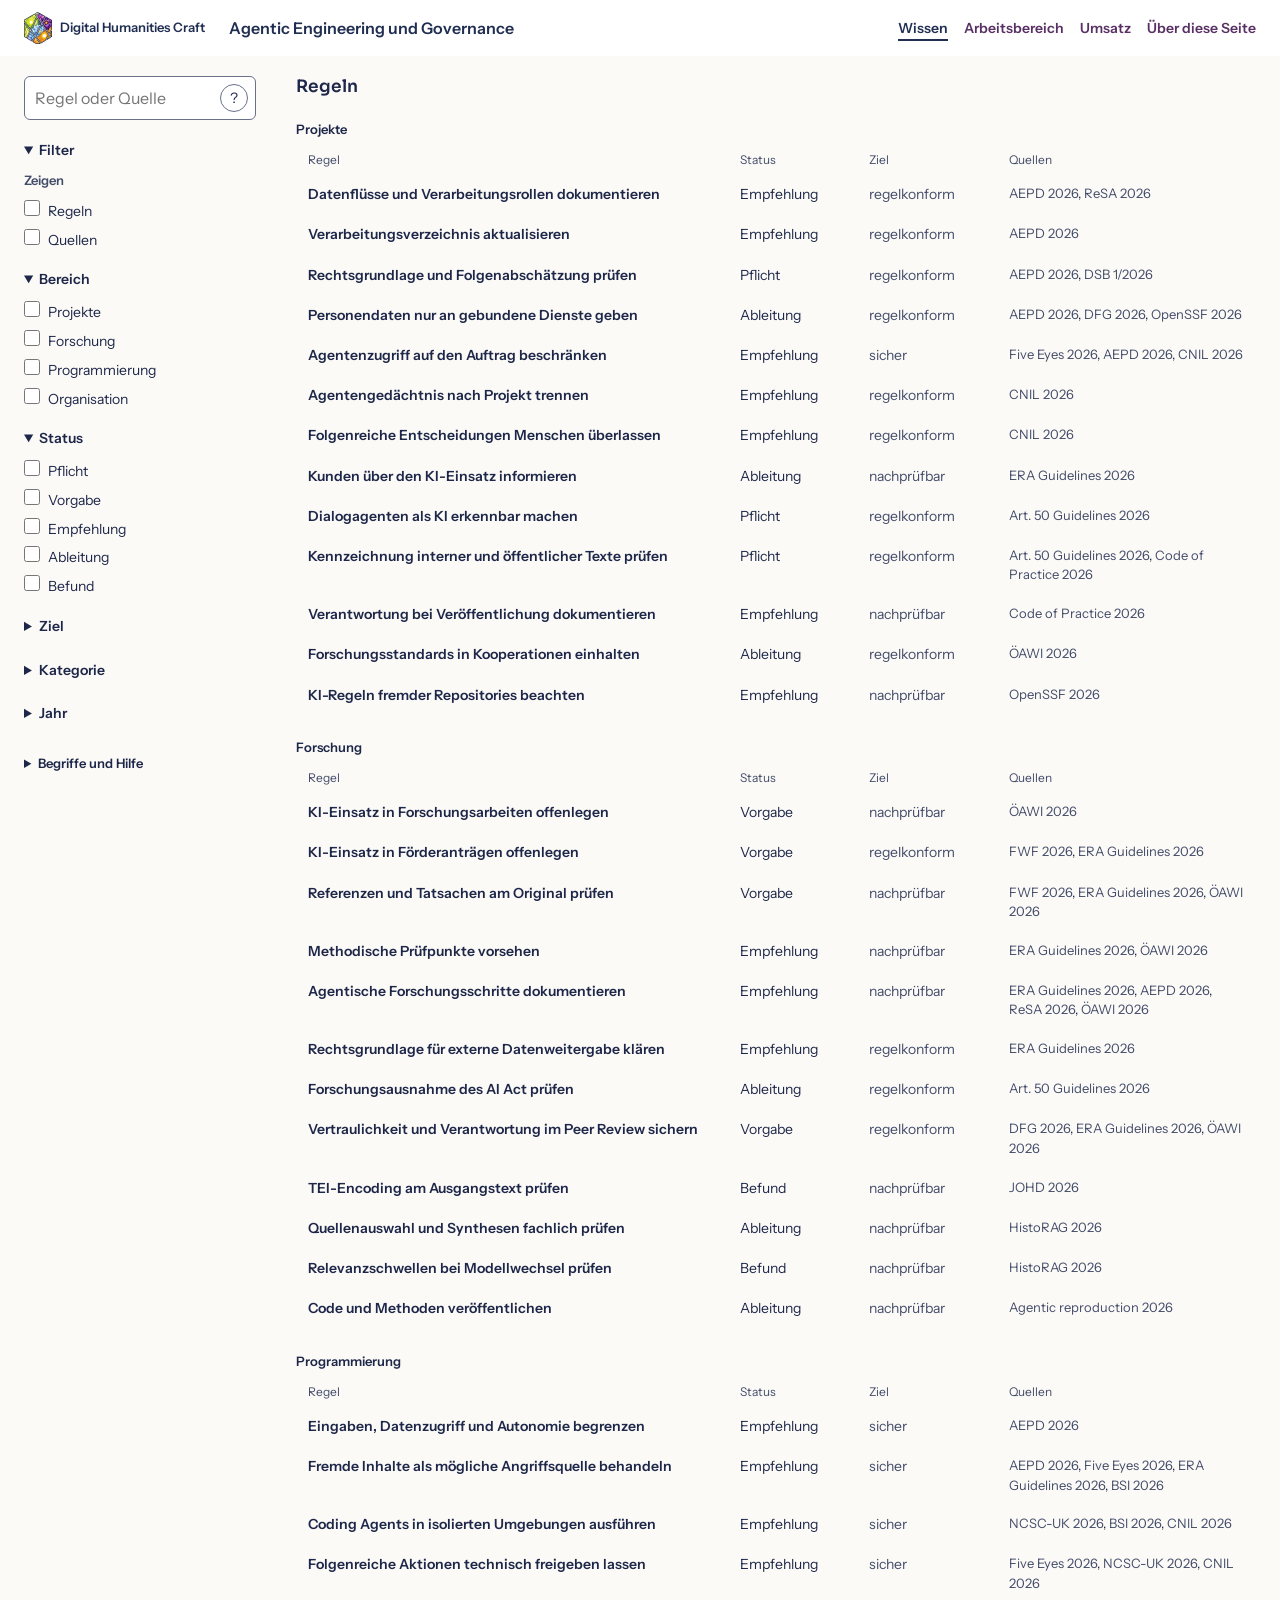
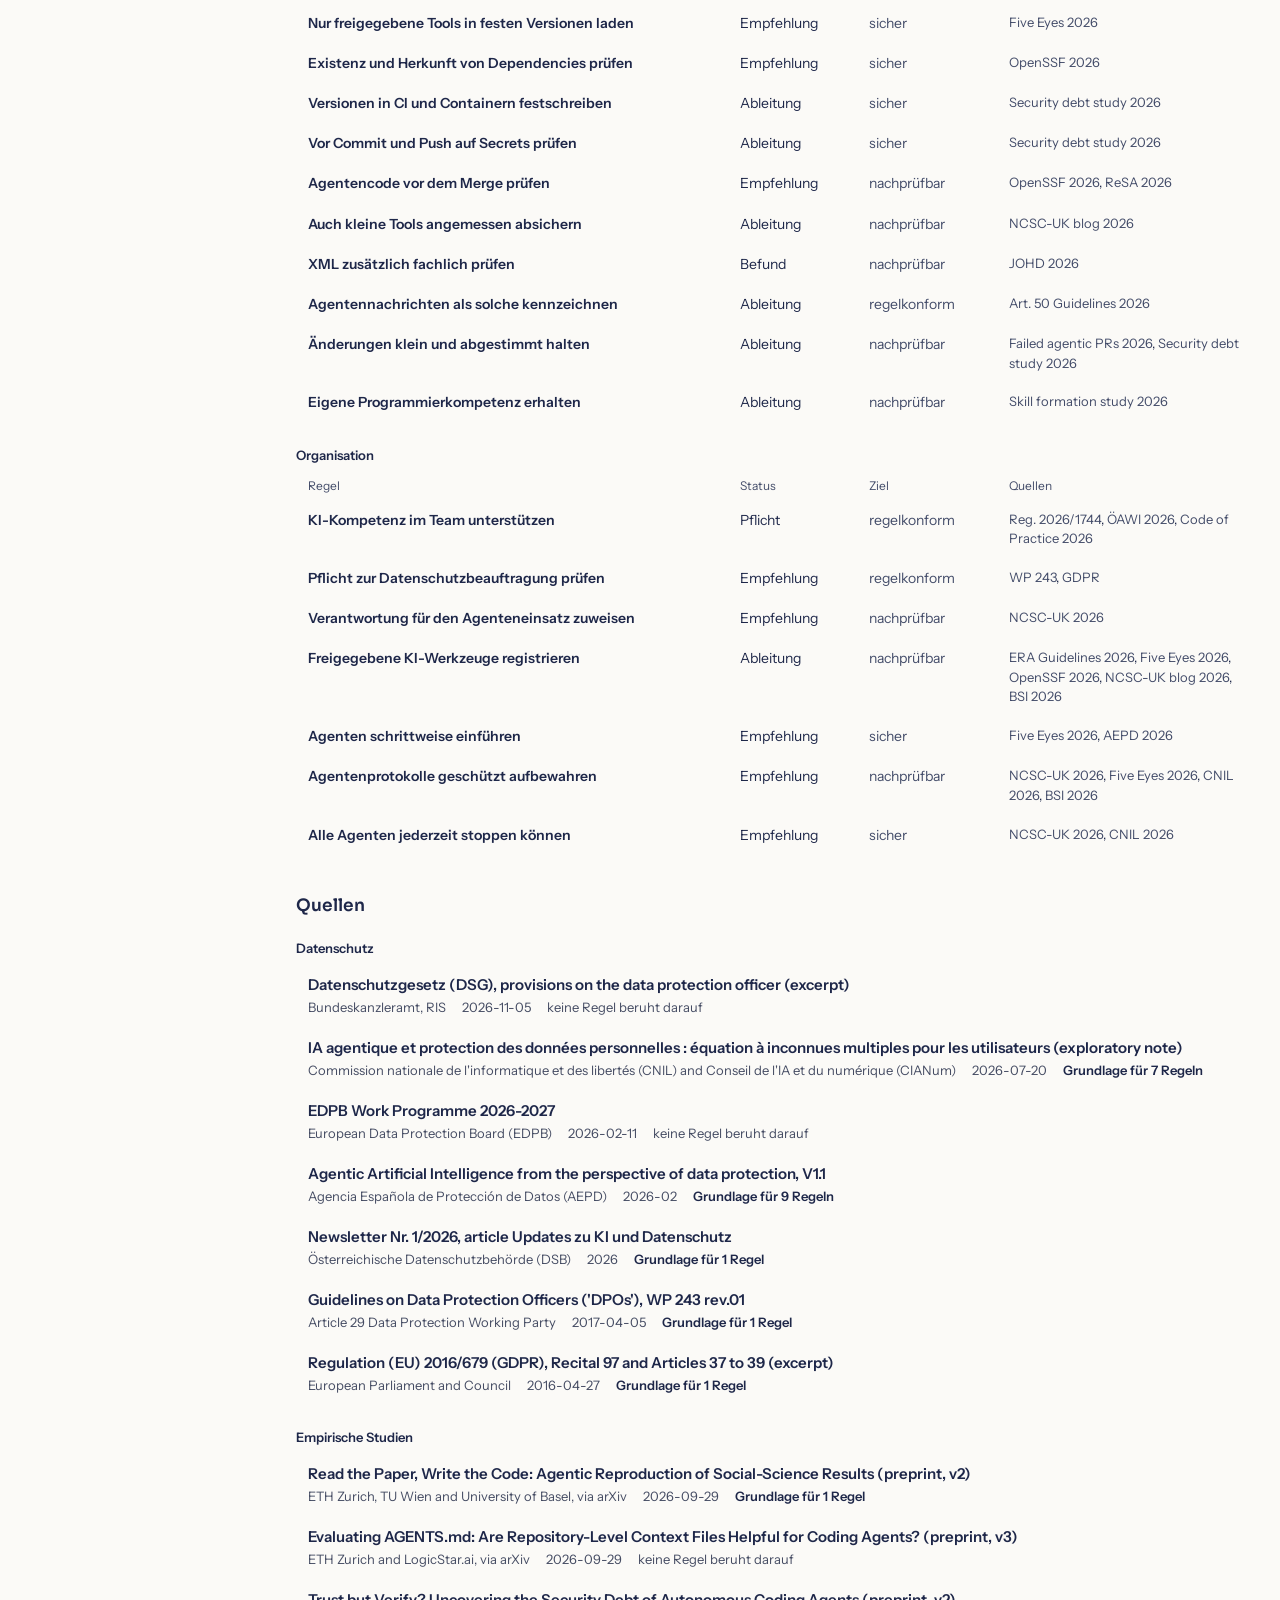
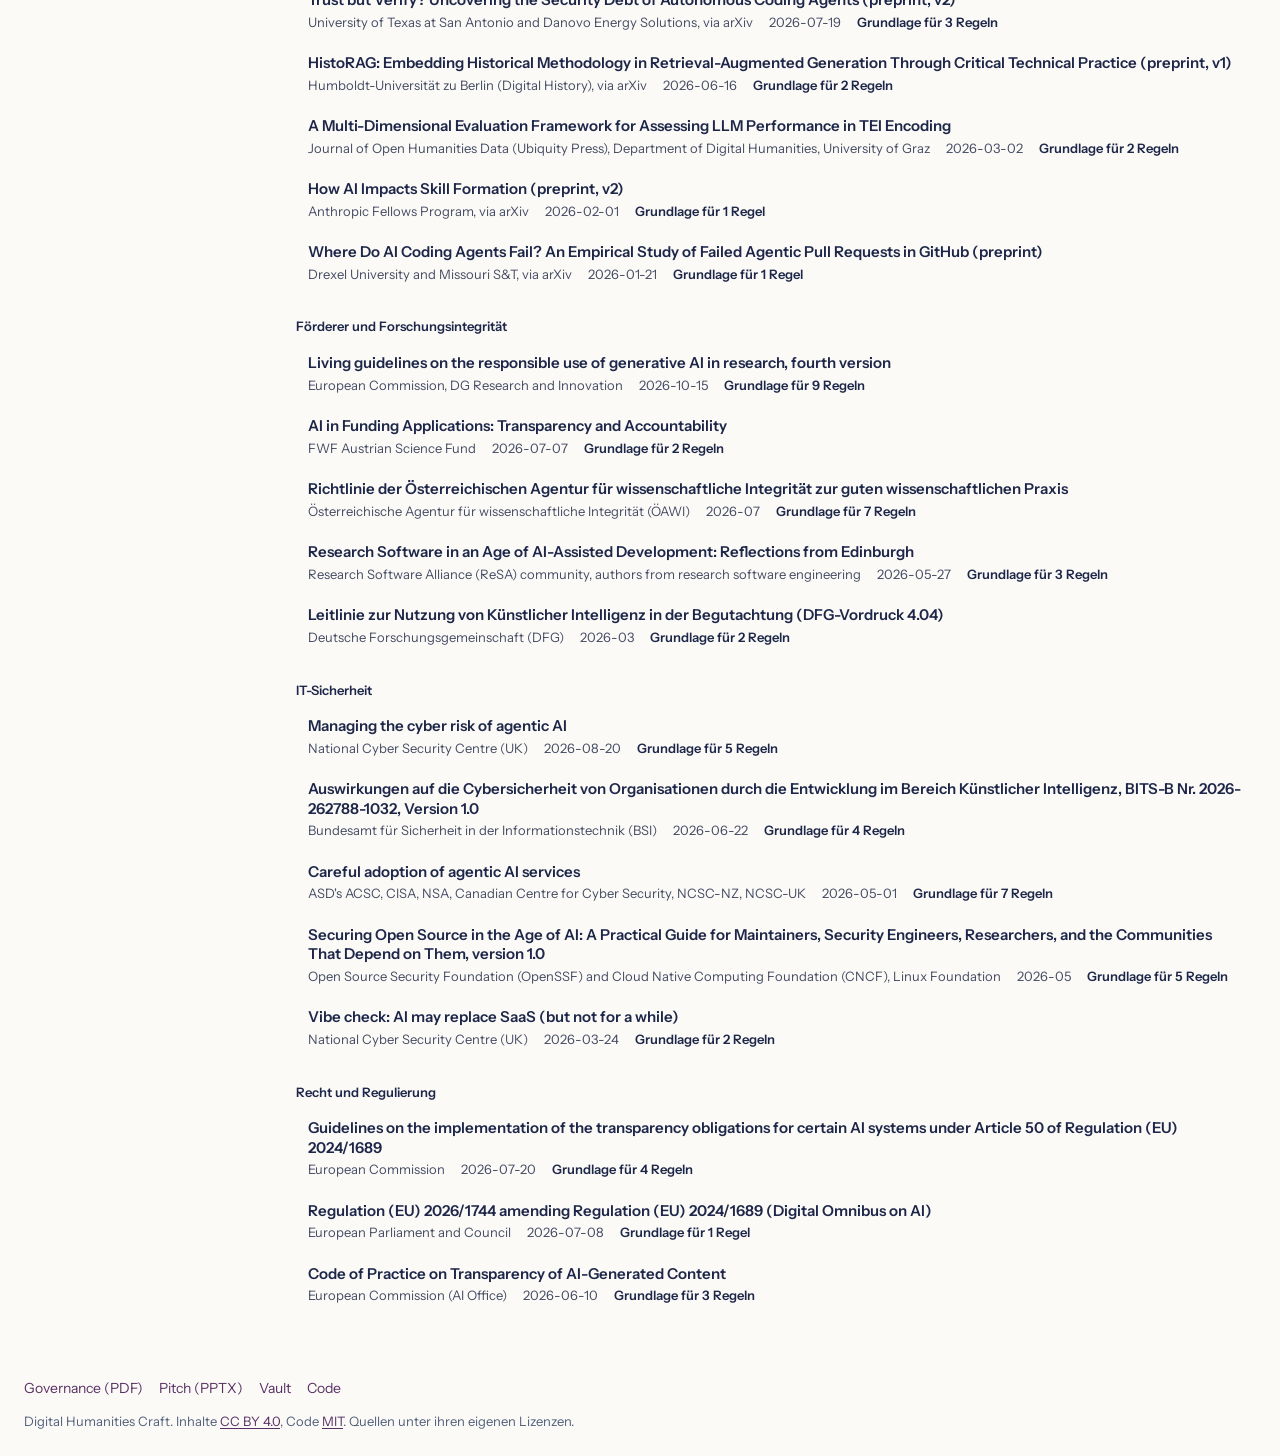
<file: index.html>
<!doctype html>
<html lang="de">
<head>
  <meta charset="utf-8">
  <meta name="viewport" content="width=device-width, initial-scale=1">
  <title>Agentic Engineering und Governance</title>
  <meta name="description" content="Regeln für AI Agents in einer kleinen Forschungs- und Softwarefirma, jede mit ihren Quellen. Eine Arbeitsfläche von Digital Humanities Craft.">
  <link rel="icon" href="assets/dhcraft_logo_watercolor.png">
  <link rel="stylesheet" href="style.css">
  <link rel="stylesheet" href="chrome.css">
</head>
<body>
  <a class="skip" href="#main">Zum Inhalt springen</a>

  <header class="site-header">
    <a class="site-brand" href="https://dhcraft.org" rel="noopener"><img src="assets/dhcraft_logo_watercolor.png" alt="" width="28" height="32"><span>Digital Humanities Craft</span></a>
    <a class="site-title" href="./"><h1>Agentic Engineering und Governance</h1></a>
    <nav class="site-nav" id="views" aria-label="Hauptnavigation"><a id="view-wissen" href="#">Wissen</a><a id="view-arbeit" href="#v=arbeit">Arbeitsbereich</a><a href="northwind/">Umsatz</a><a href="ueber.html">Über diese Seite</a></nav>
  </header>

  <div class="workspace" id="workspace">
    <aside class="controls" aria-label="Suche und Filter">
      <form class="search" role="search" id="search-form">
        <label for="q" class="visually-hidden">Suche</label>
        <details class="search-help"><summary aria-label="Suchhilfe">?</summary><p>Mehrere Wörter müssen gemeinsam vorkommen. Anführungszeichen suchen eine exakte Phrase. Deutsche Regelbezeichnungen und englische Originaltexte werden durchsucht.</p></details>
        <input type="search" id="q" autocomplete="off" spellcheck="false" role="combobox" aria-autocomplete="list" aria-expanded="false" aria-controls="suggestions">
        <ul id="suggestions" class="suggestions" role="listbox" aria-label="Suchvorschläge" hidden></ul>
        <p class="hint" id="q-hint"></p>
      </form>

      <details class="filters" id="filters" open>
        <summary>Filter<span class="n" id="filter-count"></span></summary>
        <div class="filter" id="f-kind" role="group" aria-labelledby="l-kind"><p id="l-kind">Zeigen</p></div>
        <div class="filter" id="f-set" role="group" aria-labelledby="l-set"><p id="l-set">Regelwerk</p></div>
        <div class="filter" id="f-field" role="group" aria-labelledby="l-field"><p id="l-field">Bereich</p></div>
        <div class="filter" id="f-status" role="group" aria-labelledby="l-status"><p id="l-status">Status</p></div>
        <div class="filter" id="f-goal" role="group" aria-labelledby="l-goal"><p id="l-goal">Ziel</p></div>
        <div class="filter" id="f-cat" role="group" aria-labelledby="l-cat"><p id="l-cat">Kategorie</p></div>
        <div class="filter" id="f-year" role="group" aria-labelledby="l-year"><p id="l-year">Jahr</p></div>
        <button type="button" class="text-button reset" id="reset" hidden>Alle Filter zurücksetzen</button>
      </details>

      <details class="about" id="about">
        <summary>Begriffe und Hilfe</summary>
        <p>Regeln zeigen ihre Quellen. Die Detailansicht enthält den vollständigen Wortlaut, die Fundstellen und den Bezug zu Projekten.</p>
        <p>Die Suche durchsucht Regeltexte, Quellentitel und Zusammenfassungen. Originalvolltexte sind in dieser öffentlichen Fassung nicht enthalten.</p>
        <dl class="glossary" id="glossary"></dl>
      </details>
    </aside>

    <main class="main" id="main" tabindex="-1">
      <p class="visually-hidden" id="status" aria-live="polite"></p>
      <div class="board" id="board"></div>
      <article class="reader" id="reader" aria-labelledby="reader-title" hidden></article>
      <div class="work" id="work" hidden></div>
    </main>

    <aside class="panel" id="panel" aria-labelledby="panel-title" hidden></aside>
  </div>

  <footer class="site-footer">
    <nav class="site-resources" aria-label="Materialien"><a href="material/DHCraft_Governance_AI_Agents_Beschlussvorlage_v1.0.pdf">Governance (PDF)</a><a href="material/DHCraft_Pitch_Regeln_fuer_AI_Agents.pptx">Pitch (PPTX)</a><a href="https://github.com/DigitalHumanitiesCraft/agentic-governance-vault">Vault</a><a href="https://github.com/DigitalHumanitiesCraft/agentic-governance-workspace">Code</a></nav>
    <p>Digital Humanities Craft. Inhalte <a href="https://creativecommons.org/licenses/by/4.0/deed.de">CC BY 4.0</a>, Code <a href="LICENSE.md">MIT</a>. Quellen unter ihren eigenen Lizenzen.</p>
  </footer>

  <script src="data.js"></script>
  <script src="search.js"></script>
  <script src="app.js"></script>
</body>
</html>
</file>
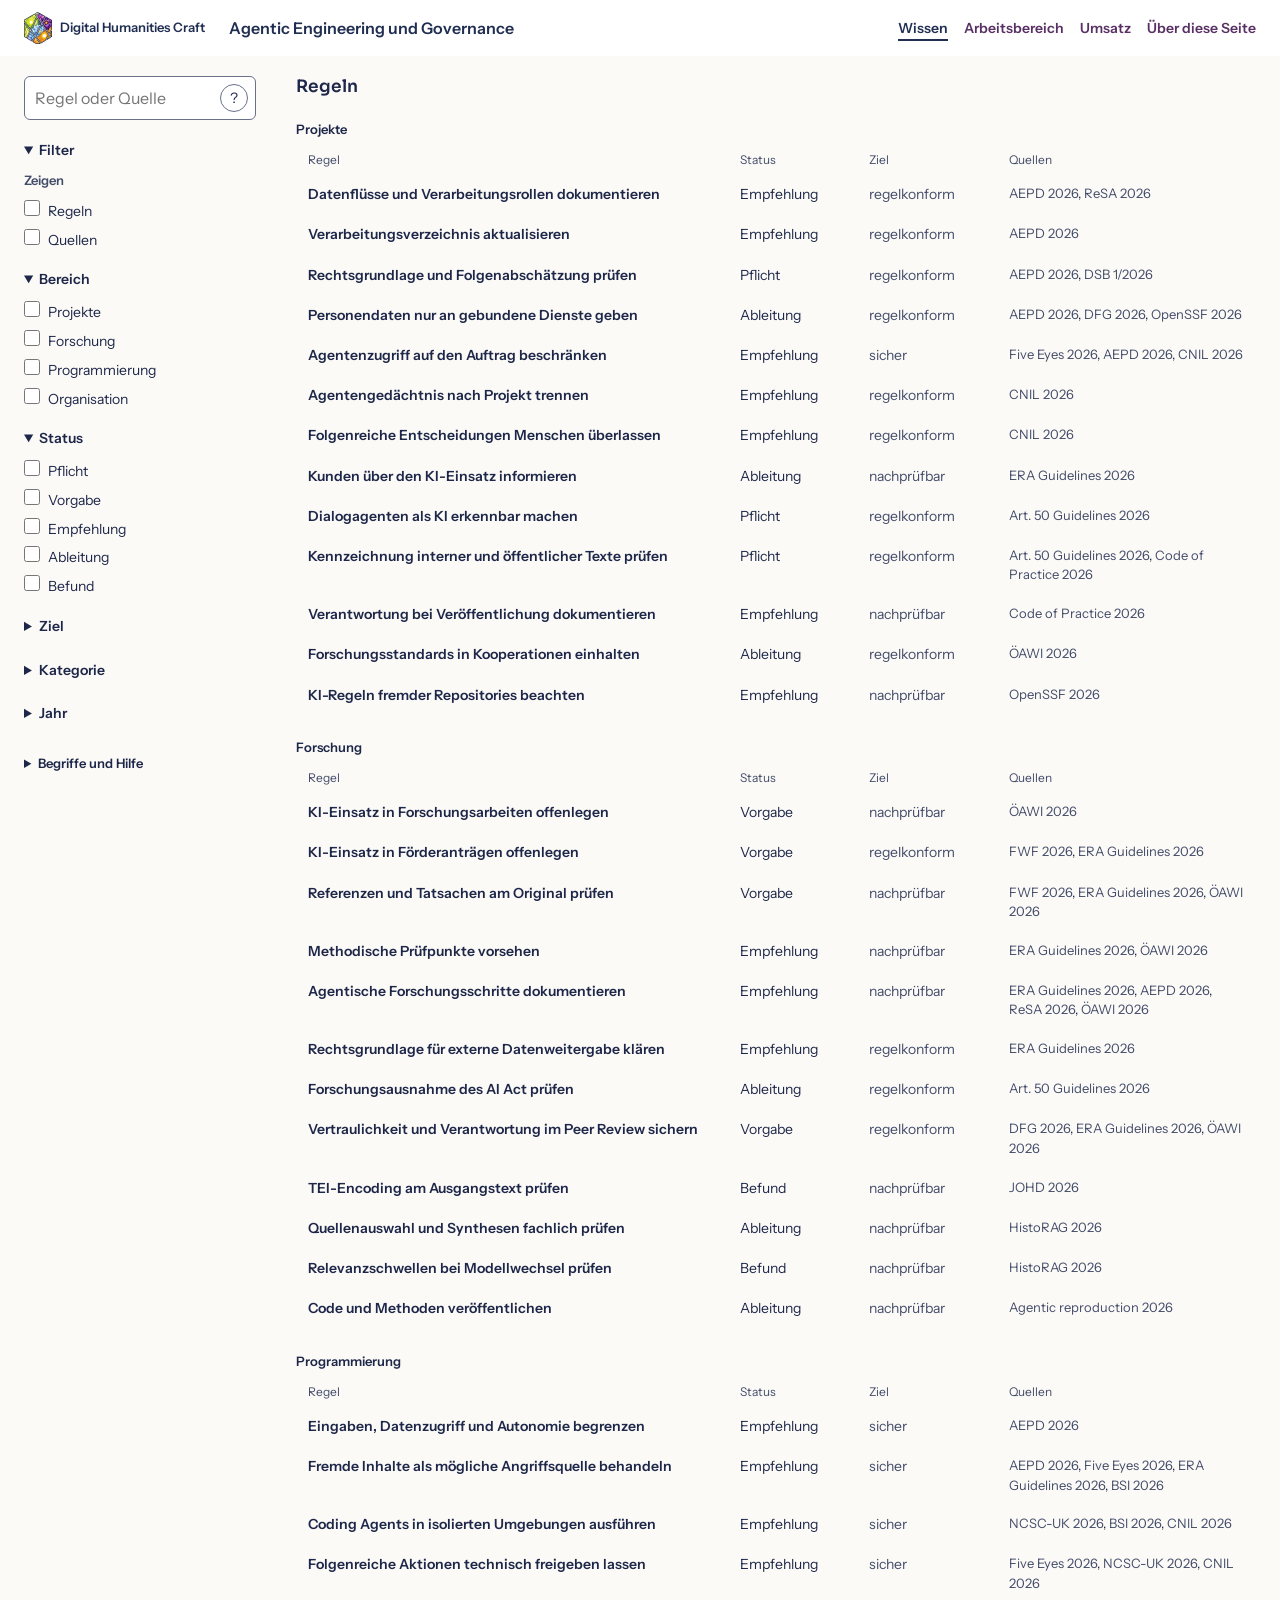
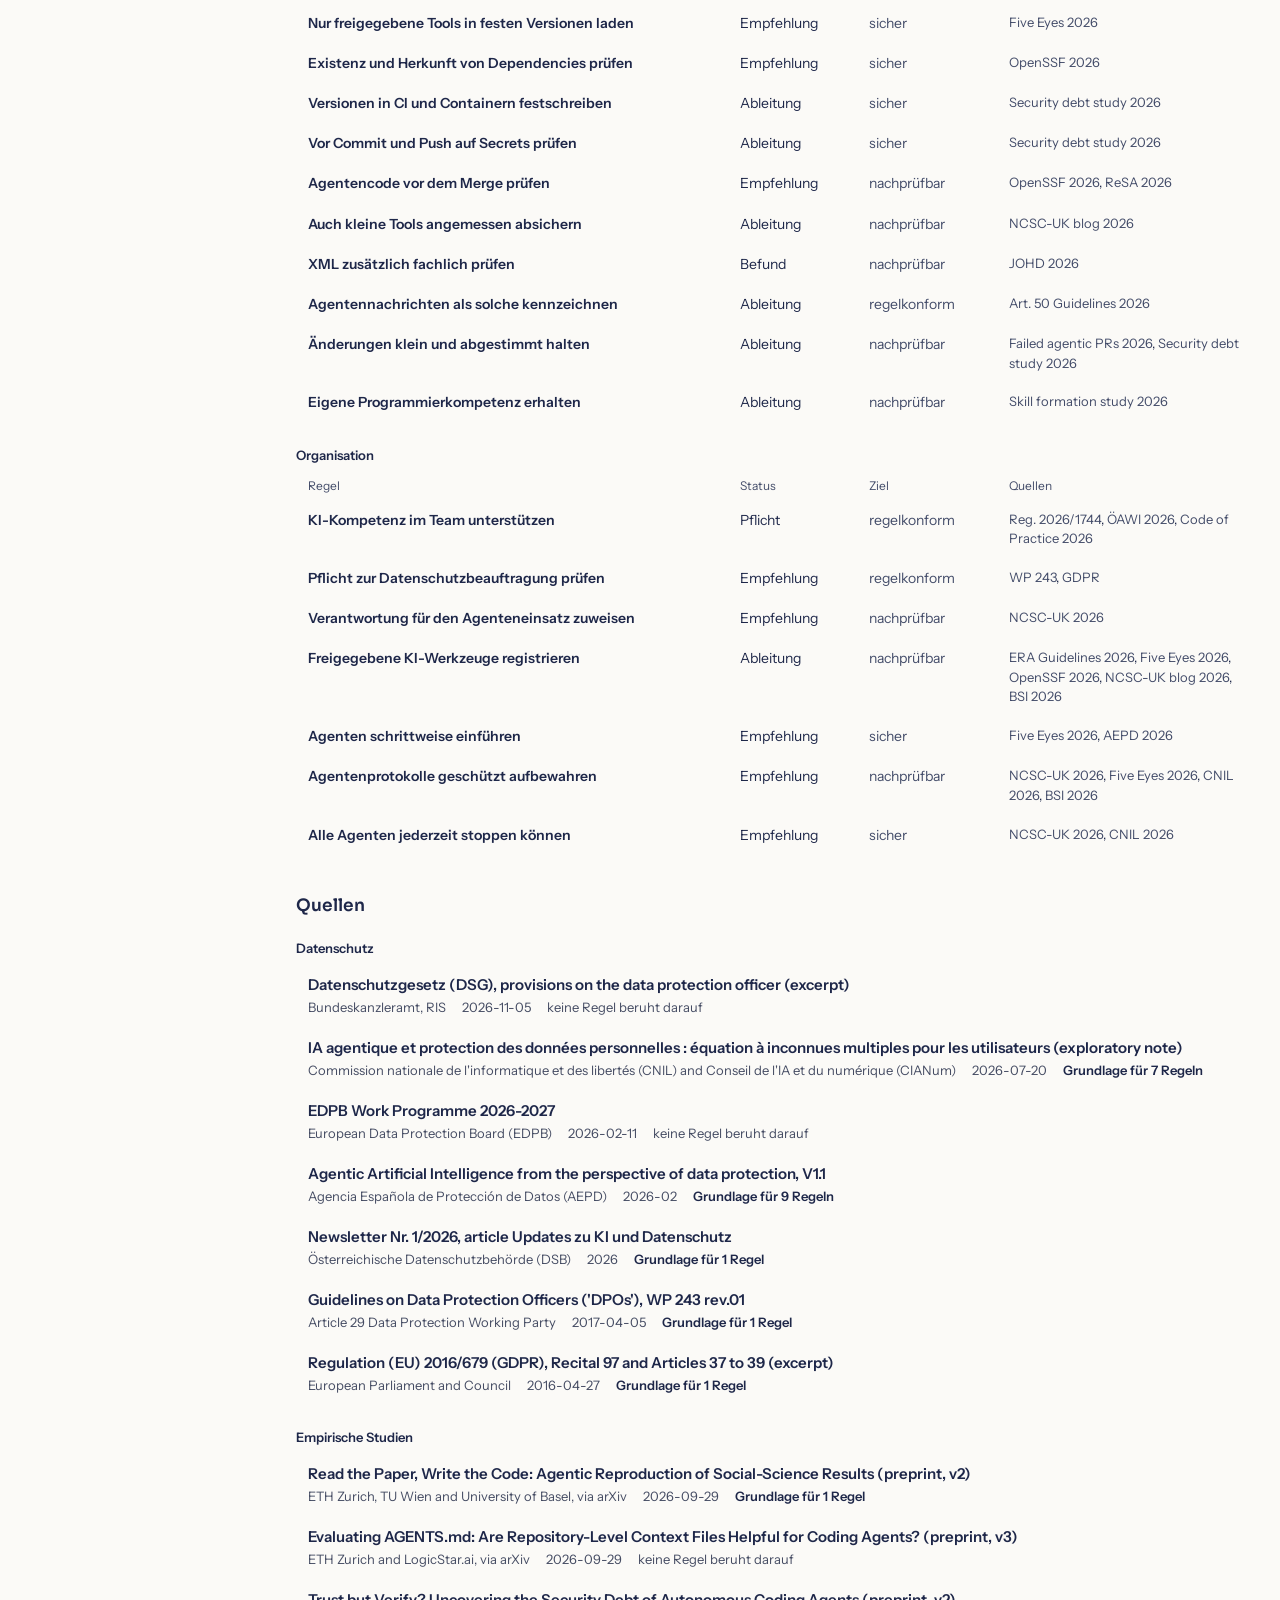
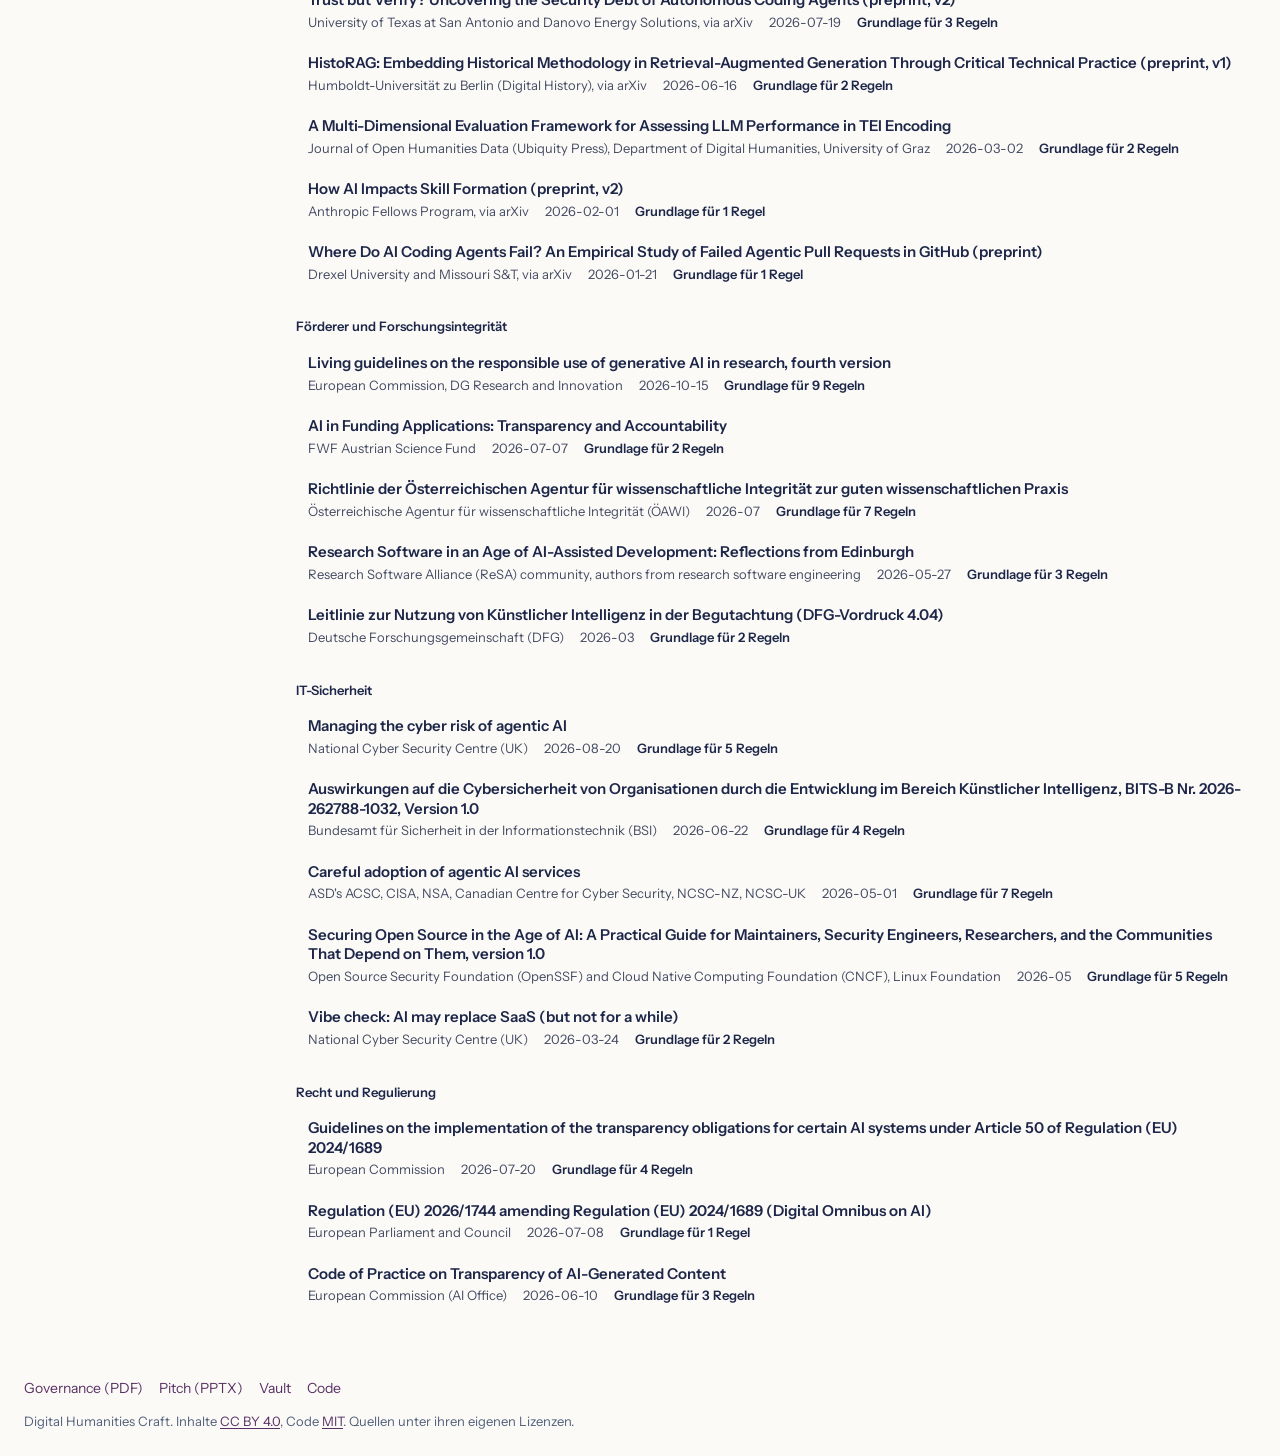
<file: leitlinien/index.html>
<!doctype html>
<html lang="de">
<head>
  <meta charset="utf-8">
  <meta name="viewport" content="width=device-width, initial-scale=1">
  <title>Weiterleitung zur Arbeitsfläche</title>
  <meta name="robots" content="noindex">
  <!-- The card workspace moved to the site root; old links, hash included, land there. -->
  <script>location.replace("../" + location.hash);</script>
  <meta http-equiv="refresh" content="0; url=../">
</head>
<body>
  <p>Die Arbeitsfläche liegt jetzt auf der <a href="../">Startseite</a>.</p>
</body>
</html>
</file>
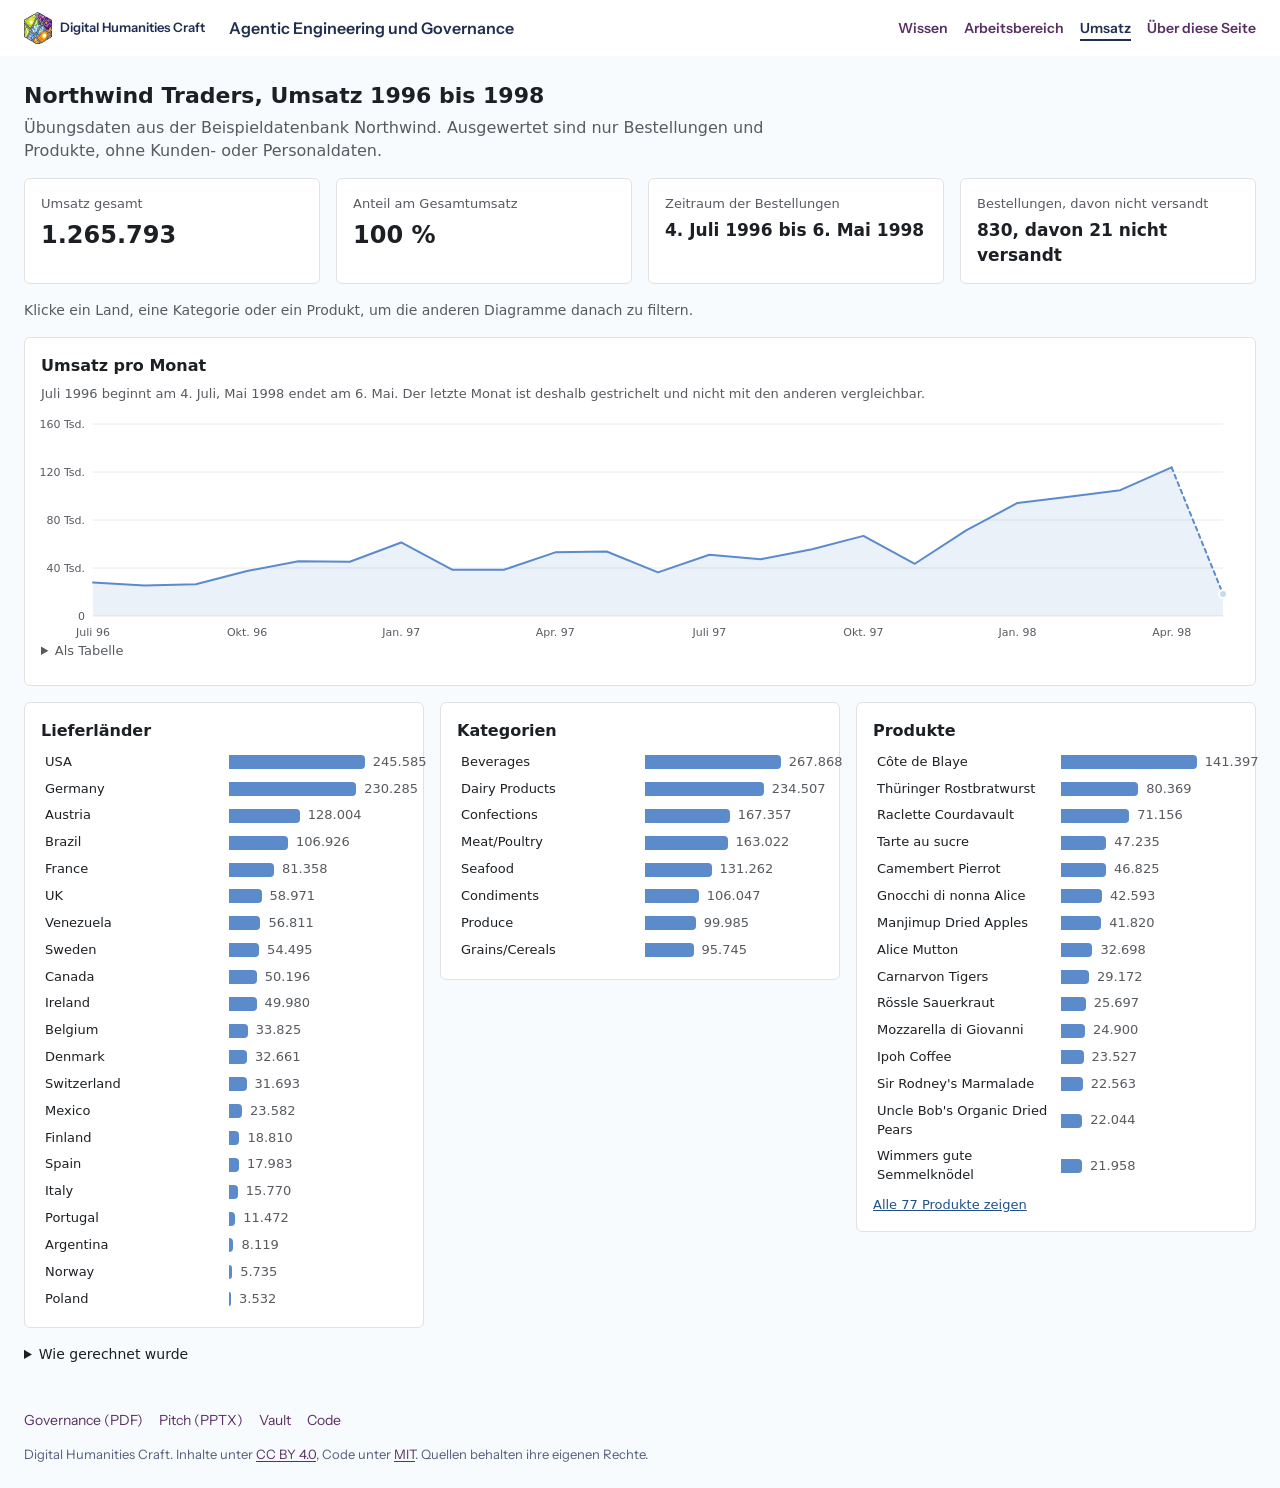
<file: northwind/index.html>
<!doctype html>
<html lang="de">
<head>
  <meta charset="utf-8">
  <meta name="viewport" content="width=device-width, initial-scale=1">
  <title>Northwind Traders, Umsatz 1996 bis 1998</title>
  <link rel="stylesheet" href="style.css">
  <link rel="stylesheet" href="../chrome.css">
  <link rel="icon" href="../assets/dhcraft_logo_watercolor.png">
</head>
<body>
  <a class="site-skip" href="#main">Zum Inhalt springen</a>
  <header class="site-header">
    <a class="site-brand" href="https://dhcraft.org" rel="noopener">
      <img src="../assets/dhcraft_logo_watercolor.png" alt="" width="28" height="32">
      <span>Digital Humanities Craft</span>
    </a>
    <a class="site-title" href="../">Agentic Engineering und Governance</a>
    <nav class="site-nav" aria-label="Hauptnavigation">
      <a href="../">Wissen</a>
      <a href="../#v=arbeit">Arbeitsbereich</a>
      <a href="./" aria-current="page">Umsatz</a>
      <a href="../ueber.html">Über diese Seite</a>
    </nav>
  </header>

  <main id="main" tabindex="-1">
    <div class="site-page-heading">
      <h1>Northwind Traders, Umsatz 1996 bis 1998</h1>
      <p class="sub">Übungsdaten aus der Beispieldatenbank Northwind. Ausgewertet sind nur Bestellungen und Produkte, ohne Kunden- oder Personaldaten.</p>
    </div>
    <section class="figures" aria-label="Kennzahlen">
      <div class="tile"><p class="label" id="t-rev-label">Umsatz</p><p class="value" id="t-rev"></p></div>
      <div class="tile"><p class="label">Anteil am Gesamtumsatz</p><p class="value" id="t-share"></p></div>
      <div class="tile"><p class="label">Zeitraum der Bestellungen</p><p class="value small" id="t-span"></p></div>
      <div class="tile"><p class="label">Bestellungen, davon nicht versandt</p><p class="value small" id="t-orders"></p></div>
    </section>

    <div class="filterbar" aria-live="polite">
      <p id="filter-text" tabindex="-1">Klicke ein Land, eine Kategorie oder ein Produkt, um die anderen Diagramme danach zu filtern.</p>
      <div id="chips"></div>
    </div>

    <section class="card wide" aria-labelledby="h-month">
      <h2 id="h-month">Umsatz pro Monat</h2>
      <p class="note">Juli 1996 beginnt am 4. Juli, Mai 1998 endet am 6. Mai. Der letzte Monat ist deshalb gestrichelt und nicht mit den anderen vergleichbar.</p>
      <div class="line" id="line"></div>
    </section>

    <div class="grid">
      <section class="card" aria-labelledby="h-country">
        <h2 id="h-country">Lieferländer</h2>
        <div class="bars" id="countries"></div>
      </section>
      <section class="card" aria-labelledby="h-cat">
        <h2 id="h-cat">Kategorien</h2>
        <div class="bars" id="categories"></div>
      </section>
      <section class="card" aria-labelledby="h-prod">
        <h2 id="h-prod">Produkte</h2>
        <div class="bars" id="products"></div>
        <button type="button" class="more" id="more"></button>
      </section>
    </div>

    <details class="method">
      <summary>Wie gerechnet wurde</summary>
      <p>Umsatz einer Bestellposition ist Preis mal Menge mal eins minus Rabatt. Das Land ist das Lieferland der Bestellung. Noch nicht versandte Bestellungen zählen mit, weil sie gebuchte Verkäufe sind. Der Datensatz nennt keine Währung. Die Seite enthält nur Summen nach Monat, Lieferland und Produkt, die das Skript <code>scripts/northwind_umsatz.py --web</code> lokal berechnet. Die Kundenliste und die Liste der Mitarbeitenden wurden nicht gelesen.</p>
    </details>
  </main>

  <footer class="site-footer">
    <nav class="site-resources" aria-label="Materialien">
      <a href="../material/DHCraft_Governance_AI_Agents_Beschlussvorlage_v1.0.pdf">Governance (PDF)</a>
      <a href="../material/DHCraft_Pitch_Regeln_fuer_AI_Agents.pptx">Pitch (PPTX)</a>
      <a href="https://github.com/DigitalHumanitiesCraft/agentic-governance-vault">Vault</a>
      <a href="https://github.com/DigitalHumanitiesCraft/agentic-governance-workspace">Code</a>
    </nav>
    <p>Digital Humanities Craft. Inhalte unter <a href="https://creativecommons.org/licenses/by/4.0/deed.de">CC BY 4.0</a>, Code unter <a href="../LICENSE.md">MIT</a>. Quellen behalten ihre eigenen Rechte.</p>
  </footer>

  <div class="tooltip" id="tip" role="status" hidden></div>

  <script src="data.js"></script>
  <script src="app.js"></script>
</body>
</html>
</file>
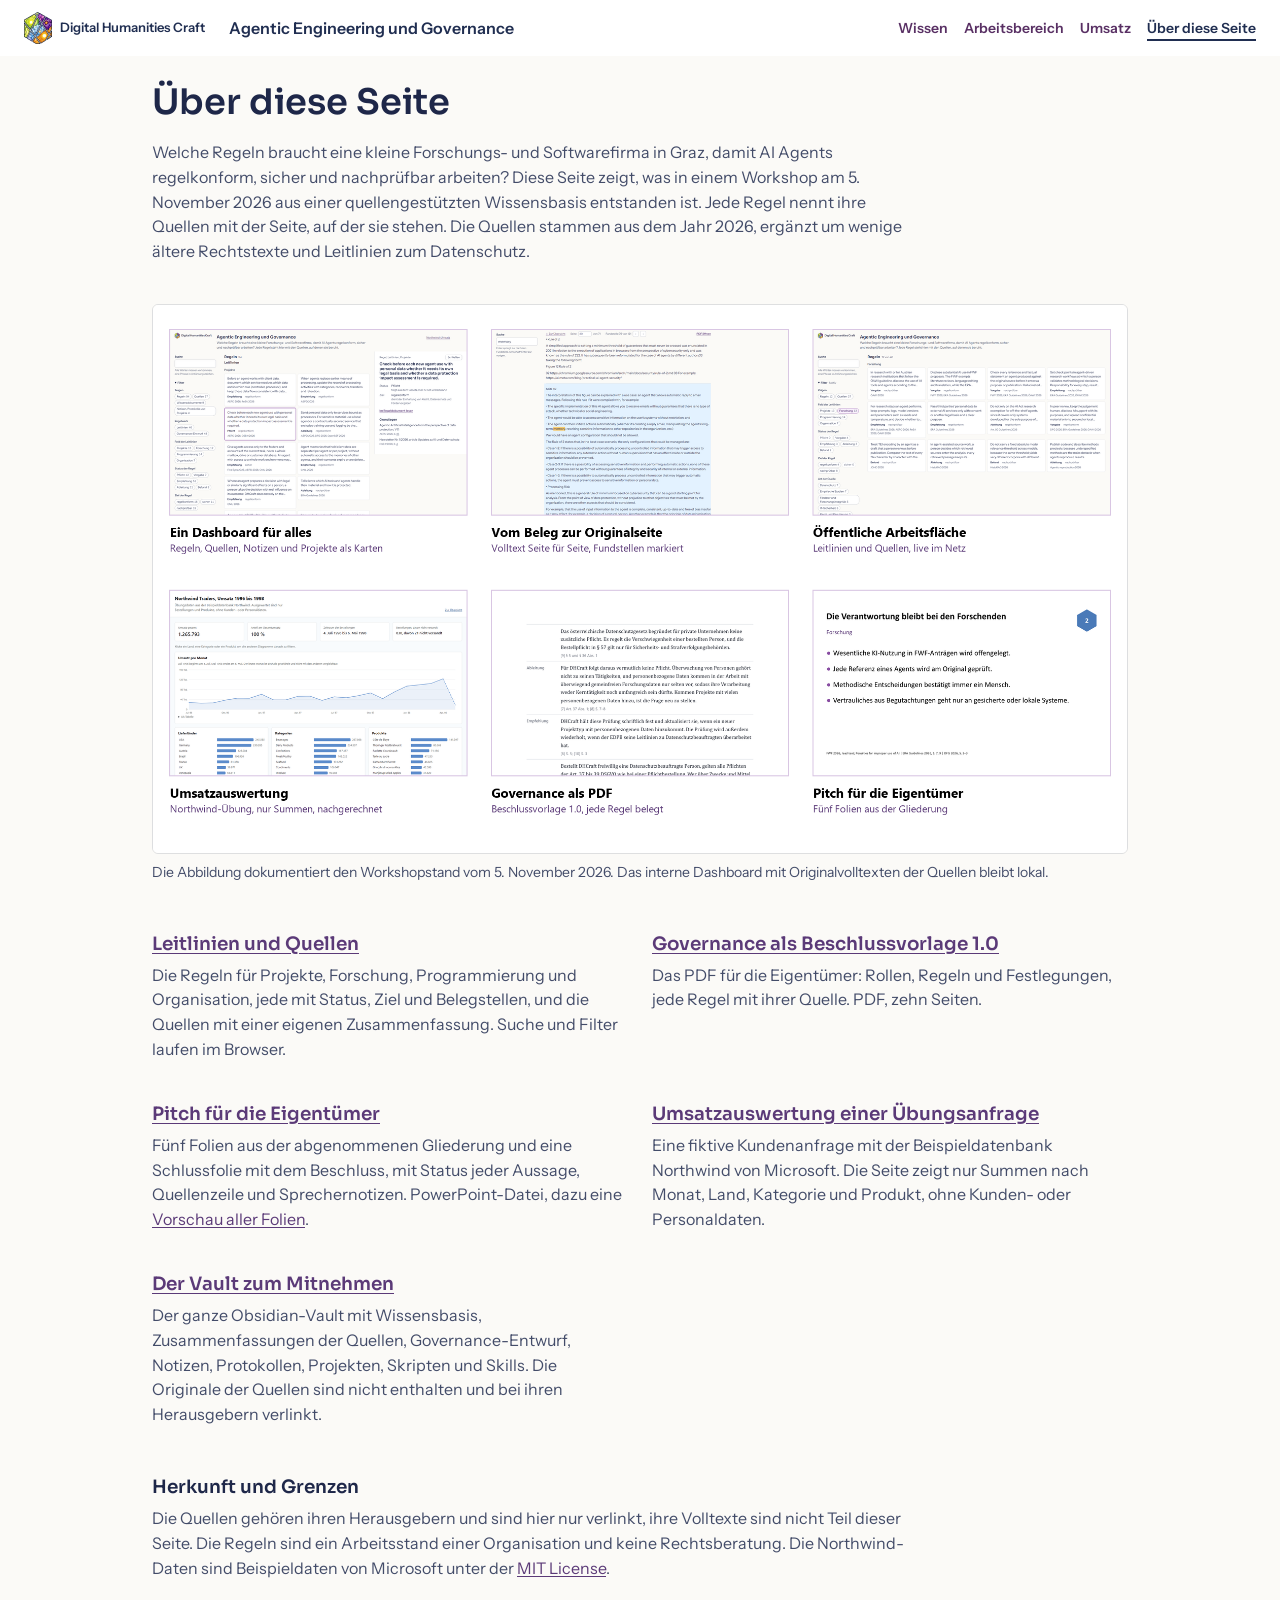
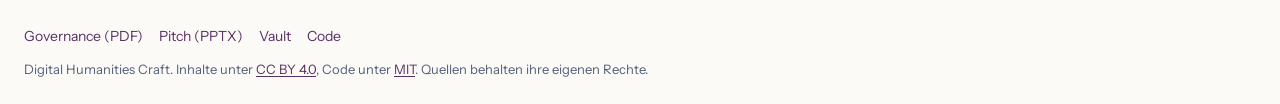
<file: ueber.html>
<!doctype html>
<html lang="de">
<head>
  <meta charset="utf-8">
  <meta name="viewport" content="width=device-width, initial-scale=1">
  <title>Über diese Seite, Agentic Engineering und Governance</title>
  <meta name="description" content="Regeln für AI Agents bei Digital Humanities Craft, mit Quellen, Governance-Beschlussvorlage, Pitch und einer Übungsauswertung. Ergebnis eines Workshops.">
  <link rel="icon" href="assets/dhcraft_logo_watercolor.png">
  <link rel="stylesheet" href="start.css">
  <link rel="stylesheet" href="chrome.css">
</head>
<body>
  <a class="site-skip" href="#main">Zum Inhalt springen</a>
  <header class="site-header">
    <a class="site-brand" href="https://dhcraft.org" rel="noopener">
      <img src="assets/dhcraft_logo_watercolor.png" alt="" width="28" height="32">
      <span>Digital Humanities Craft</span>
    </a>
    <a class="site-title" href="./">Agentic Engineering und Governance</a>
    <nav class="site-nav" aria-label="Hauptnavigation">
      <a href="./">Wissen</a>
      <a href="./#v=arbeit">Arbeitsbereich</a>
      <a href="northwind/">Umsatz</a>
      <a href="ueber.html" aria-current="page">Über diese Seite</a>
    </nav>
  </header>

  <main id="main" tabindex="-1">
    <section class="intro">
      <h1>Über diese Seite</h1>
      <p>Welche Regeln braucht eine kleine Forschungs- und Softwarefirma in Graz, damit AI Agents regelkonform, sicher und nachprüfbar arbeiten? Diese Seite zeigt, was in einem Workshop am 5. November 2026 aus einer quellengestützten Wissensbasis entstanden ist. Jede Regel nennt ihre Quellen mit der Seite, auf der sie stehen. Die Quellen stammen aus dem Jahr 2026, ergänzt um wenige ältere Rechtstexte und Leitlinien zum Datenschutz.</p>
    </section>

    <figure class="result">
      <img src="material/endergebnis_wissensbasis.png" alt="Sechs Ansichten des Ergebnisses: Dashboard mit Karten, Lesebereich mit Originalseite, öffentliche Arbeitsfläche, Umsatzauswertung, Governance als PDF und Pitch" width="1920" height="1080">
      <figcaption>Die Abbildung dokumentiert den Workshopstand vom 5. November 2026. Das interne Dashboard mit Originalvolltexten der Quellen bleibt lokal.</figcaption>
    </figure>

    <ul class="entries">
      <li>
        <h2><a href="./">Leitlinien und Quellen</a></h2>
        <p>Die Regeln für Projekte, Forschung, Programmierung und Organisation, jede mit Status, Ziel und Belegstellen, und die Quellen mit einer eigenen Zusammenfassung. Suche und Filter laufen im Browser.</p>
      </li>
      <li>
        <h2><a href="material/DHCraft_Governance_AI_Agents_Beschlussvorlage_v1.0.pdf">Governance als Beschlussvorlage 1.0</a></h2>
        <p>Das PDF für die Eigentümer: Rollen, Regeln und Festlegungen, jede Regel mit ihrer Quelle. PDF, zehn Seiten.</p>
      </li>
      <li>
        <h2><a href="material/DHCraft_Pitch_Regeln_fuer_AI_Agents.pptx">Pitch für die Eigentümer</a></h2>
        <p>Fünf Folien aus der abgenommenen Gliederung und eine Schlussfolie mit dem Beschluss, mit Status jeder Aussage, Quellenzeile und Sprechernotizen. PowerPoint-Datei, dazu eine <a href="material/pitch-folien.jpg">Vorschau aller Folien</a>.</p>
      </li>
      <li>
        <h2><a href="northwind/">Umsatzauswertung einer Übungsanfrage</a></h2>
        <p>Eine fiktive Kundenanfrage mit der Beispieldatenbank Northwind von Microsoft. Die Seite zeigt nur Summen nach Monat, Land, Kategorie und Produkt, ohne Kunden- oder Personaldaten.</p>
      </li>
      <li>
        <h2><a href="https://github.com/DigitalHumanitiesCraft/agentic-governance-vault">Der Vault zum Mitnehmen</a></h2>
        <p>Der ganze Obsidian-Vault mit Wissensbasis, Zusammenfassungen der Quellen, Governance-Entwurf, Notizen, Protokollen, Projekten, Skripten und Skills. Die Originale der Quellen sind nicht enthalten und bei ihren Herausgebern verlinkt.</p>
      </li>
    </ul>

    <section class="notes">
      <h2>Herkunft und Grenzen</h2>
      <p>Die Quellen gehören ihren Herausgebern und sind hier nur verlinkt, ihre Volltexte sind nicht Teil dieser Seite. Die Regeln sind ein Arbeitsstand einer Organisation und keine Rechtsberatung. Die Northwind-Daten sind Beispieldaten von Microsoft unter der <a href="northwind/LICENSE-northwind.txt">MIT License</a>.</p>

    </section>
  </main>
  <footer class="site-footer">
    <nav class="site-resources" aria-label="Materialien">
      <a href="material/DHCraft_Governance_AI_Agents_Beschlussvorlage_v1.0.pdf">Governance (PDF)</a>
      <a href="material/DHCraft_Pitch_Regeln_fuer_AI_Agents.pptx">Pitch (PPTX)</a>
      <a href="https://github.com/DigitalHumanitiesCraft/agentic-governance-vault">Vault</a>
      <a href="https://github.com/DigitalHumanitiesCraft/agentic-governance-workspace">Code</a>
    </nav>
    <p>Digital Humanities Craft. Inhalte unter <a href="https://creativecommons.org/licenses/by/4.0/deed.de">CC BY 4.0</a>, Code unter <a href="LICENSE.md">MIT</a>. Quellen behalten ihre eigenen Rechte.</p>
  </footer>
</body>
</html>
</file>
<file: style.css>
@layer reset, base, tokens, layout, components, workspace;

@font-face { font-family: "Instrument Sans"; src: url("assets/fonts/instrument-sans-latin-400-normal.woff2") format("woff2"); font-weight: 400; font-display: swap; }
@font-face { font-family: "Instrument Sans"; src: url("assets/fonts/instrument-sans-latin-600-normal.woff2") format("woff2"); font-weight: 600; font-display: swap; }
@font-face { font-family: "Sora"; src: url("assets/fonts/sora-latin-600-normal.woff2") format("woff2"); font-weight: 600; font-display: swap; }

@layer tokens {
  /* DHCraft house palette in OKLCH, taken from the second-brain-vault site:
     paper ground, navy ink, purple accent for interaction only. */
  :root {
    color-scheme: light;
    --ground: oklch(98.6% 0.005 95);
    --surface: oklch(100% 0 0);
    --edge: oklch(28.3% 0.064 271 / 0.12);
    --edge-hi: oklch(28.3% 0.064 271 / 0.3);
    --ink: oklch(28.3% 0.064 271);
    --ink-soft: oklch(42% 0.05 271);
    --ink-faint: oklch(50% 0.04 271);
    --accent: oklch(53.1% 0.14 315);
    --accent-hi: oklch(41.6% 0.105 307);
    --accent-wash: oklch(96% 0.02 315);
    --linked: oklch(96.5% 0.025 255);
    --linked-edge: oklch(57.4% 0.11 255);
    --linked-ink: oklch(45% 0.11 255);
    --target: oklch(95.5% 0.03 255);
    --mark: oklch(93% 0.07 95);
    --mark-current: oklch(86% 0.12 85);
    /* One data hue for bars, the step of the Northwind page; it passes the
       palette validator of the dataviz skill against the white surface. */
    --data: #5B8BCB;

    --font: "Instrument Sans", system-ui, sans-serif;
    --display: "Sora", "Instrument Sans", system-ui, sans-serif;
    --tiny: 0.75rem;
    --small: 0.8125rem;
    --space-1: 0.25rem;
    --space-2: 0.5rem;
    --space-3: 1rem;
    --space-4: 1.5rem;
    --space-5: 2.5rem;
    --radius: 6px;
    --measure: 75ch;
  }
}

@layer reset {
  *, *::before, *::after { box-sizing: border-box; }
  body, h1, h2, h3, h4, h5, h6, p, ul, ol, dl, dd { margin: 0; }
  input, button { font: inherit; color: inherit; }
}

@layer base {
  body {
    background: var(--ground);
    color: var(--ink);
    font-family: var(--font);
    font-size: 1rem;
    line-height: 1.5;
  }
  a { color: var(--accent-hi); text-underline-offset: 0.15em; }
  :focus-visible { outline: 2px solid var(--accent); outline-offset: 2px; }
  /* Targets of programmatic focus only (titles, main); Tab never stops there. */
  [tabindex="-1"]:focus { outline: none; }
  mark { background: var(--mark); color: inherit; }
  mark.current { background: var(--mark-current); }
  h1, h2, h3 { font-family: var(--display); font-weight: 600; line-height: 1.25; }
  .skip { position: absolute; inset-inline-start: var(--space-3); inset-block-start: -3rem; background: var(--surface); padding: var(--space-2); z-index: 10; }
  .skip:focus { inset-block-start: var(--space-2); }
  .visually-hidden {
    position: absolute;
    inline-size: 1px;
    block-size: 1px;
    overflow: hidden;
    clip-path: inset(50%);
    white-space: nowrap;
  }
  [hidden] { display: none !important; }
  @media (prefers-reduced-motion: no-preference) {
    .card, .chip { transition: border-color 120ms, background-color 120ms; }
  }
}

@layer layout {
  .top {
    display: flex;
    flex-wrap: wrap;
    gap: var(--space-2) var(--space-4);
    align-items: baseline;
    padding: var(--space-3) var(--space-4) var(--space-2);
  }
  .workspace {
    display: grid;
    grid-template-columns: 15rem minmax(0, 1fr);
    align-items: start;
  }
  /* With a selection the panel joins as a third column. */
  .workspace.selecting { grid-template-columns: 15rem minmax(0, 1fr) minmax(22rem, 28rem); }
  .controls {
    position: sticky;
    inset-block-start: 0;
    max-block-size: 100dvh;
    overflow-y: auto;
    padding: var(--space-3) var(--space-3) var(--space-4) var(--space-4);
  }
  .main { padding: var(--space-3) var(--space-4) var(--space-5); min-inline-size: 0; }
  .panel {
    position: sticky;
    inset-block-start: 0;
    max-block-size: 100dvh;
    overflow-y: auto;
    padding: var(--space-3) var(--space-4) var(--space-5);
    background: var(--surface);
    box-shadow: -1px 0 0 var(--edge);
    overflow-wrap: anywhere;
  }
  .foot { padding: var(--space-3) var(--space-4) var(--space-4); color: var(--ink-faint); font-size: var(--tiny); }
  .foot p { max-inline-size: var(--measure); }

  /* The Arbeitsbereich has no search or filters and uses the whole width. */
  .working .workspace { grid-template-columns: minmax(0, 1fr); }
  .working :is(.controls, .panel) { display: none; }

  /* While a text is open, the filters have nothing to act on. */
  .reading :is(.filters, .about) { display: none; }

  /* Medium: the panel lies over the board's right side. */
  @media (max-width: 72rem) {
    .workspace.selecting { grid-template-columns: 15rem minmax(0, 1fr); }
    .panel {
      position: fixed;
      inset-block: 0;
      inset-inline-end: 0;
      inline-size: min(100%, 30rem);
      max-block-size: none;
      z-index: 5;
      box-shadow: -1px 0 0 var(--edge-hi), -8px 0 24px oklch(28.3% 0.064 271 / 0.08);
    }
  }
  /* Narrow: one column; the panel covers the screen. */
  @media (max-width: 48rem) {
    .top { padding-inline: var(--space-3); }
    .workspace, .workspace.selecting { display: block; }
    .controls { position: static; max-block-size: none; padding: var(--space-2) var(--space-3); }
    .main { padding: var(--space-3) var(--space-3) var(--space-5); }
    .panel { inline-size: 100%; padding-inline: var(--space-3); }
    .foot { padding-inline: var(--space-3); }
    .about { margin-block-start: var(--space-3); }
  }
}

@layer components {
  /* Head */
  .brand { display: flex; gap: var(--space-2); align-items: center; color: var(--ink); text-decoration: none; font-weight: 600; font-size: var(--small); }
  /* Scoped to the header: cards have a .title of their own. */
  .top .title { flex: 1 1 28rem; max-inline-size: 62rem; }
  .top .title h1 { font-size: 1.25rem; }
  .top .title p { color: var(--ink-soft); font-size: 0.9375rem; margin-block-start: var(--space-1); max-inline-size: var(--measure); }
  .links { display: flex; flex-wrap: wrap; gap: var(--space-3); font-size: var(--small); }
  /* View switch: a row of its own under the title, the current view underlined. */
  .views { flex-basis: 100%; display: flex; flex-wrap: wrap; gap: 0 var(--space-2); box-shadow: inset 0 -1px 0 var(--edge); }
  .views a {
    padding: var(--space-2) var(--space-3);
    border-block-end: 2px solid transparent;
    color: var(--ink-soft);
    font-weight: 600;
    font-size: 0.9375rem;
    text-decoration: none;
  }
  .views a:hover { color: var(--ink); border-block-end-color: var(--edge-hi); }
  .views a[aria-current="page"] { color: var(--accent-hi); border-block-end-color: var(--accent); }

  /* Controls */
  .search label, .filter p { display: block; font-size: var(--small); font-weight: 600; margin-block-end: var(--space-1); }
  .search input {
    inline-size: 100%;
    padding: 0.4rem var(--space-2);
    border: 1px solid var(--edge-hi);
    border-radius: var(--radius);
    background: var(--surface);
  }
  .hint { color: var(--ink-faint); font-size: var(--tiny); margin-block-start: var(--space-1); }
  .hint .on-reader, .reading .hint .on-board { display: none; }
  .reading .hint .on-reader { display: inline; }
  .filters > summary { display: list-item; cursor: pointer; font-size: var(--small); font-weight: 600; margin-block-start: var(--space-4); }
  .filters > summary .n { font-weight: 400; color: var(--ink-faint); margin-inline-start: 0.5em; }
  .filter { margin-block-start: var(--space-3); display: flex; flex-wrap: wrap; gap: var(--space-1); }
  .filter p { flex-basis: 100%; color: var(--ink-soft); }
  .chip {
    padding: 0.15rem 0.55rem;
    min-block-size: 1.625rem;
    border: 1px solid var(--edge-hi);
    border-radius: 1rem;
    background: var(--surface);
    font-size: var(--small);
    text-align: start;
    cursor: pointer;
  }
  .chip:hover { border-color: var(--accent); }
  .chip[aria-pressed="true"] { background: var(--accent-wash); border-color: var(--accent); color: var(--accent-hi); font-weight: 600; }
  .chip .n { color: var(--ink-faint); font-weight: 400; margin-inline-start: 0.3em; font-variant-numeric: tabular-nums; }
  .chip.none:not([aria-pressed="true"]) { color: var(--ink-faint); border-color: var(--edge); }
  .chip[aria-disabled="true"] { cursor: default; }
  .chip[aria-disabled="true"]:hover { border-color: var(--edge); }
  .text-button { border: 0; padding: 0; background: none; color: var(--accent-hi); text-decoration: underline; text-underline-offset: 0.15em; cursor: pointer; font-size: var(--small); }
  .reset { margin-block-start: var(--space-3); }
  .about { margin-block-start: var(--space-5); font-size: 0.875rem; color: var(--ink-soft); }
  .about summary { cursor: pointer; font-weight: 600; color: var(--ink); font-size: var(--small); }
  .about p, .about dl { margin-block-start: var(--space-2); }
  .glossary dt { font-weight: 600; color: var(--ink); margin-block-start: var(--space-2); }

  /* Board */
  .group + .group { margin-block-start: var(--space-5); }
  .group > h2 { font-size: 1.0625rem; margin-block-end: var(--space-2); }
  .group h2 .n { font-family: var(--font); font-size: var(--small); font-weight: 400; color: var(--ink-faint); margin-inline-start: 0.6em; }
  .group :is(h3, h4) { font-family: var(--font); font-size: var(--small); font-weight: 600; color: var(--ink-soft); margin-block: var(--space-3) var(--space-2); }
  .group h3.doc-head { font-family: var(--display); font-size: 0.9375rem; color: var(--ink); margin-block-start: var(--space-4); }
  .group h2 + h3.doc-head { margin-block-start: var(--space-2); }
  /* Cards keep their own height, so short cards leave no empty space. */
  .grid { display: grid; grid-template-columns: repeat(auto-fill, minmax(min(100%, 15rem), 1fr)); gap: var(--space-2); align-items: start; }
  .empty { color: var(--ink-faint); font-size: 0.875rem; }

  .card {
    position: relative;
    display: flex;
    flex-direction: column;
    gap: 0.375rem;
    padding: 0.75rem 0.875rem;
    background: var(--surface);
    border: 1px solid var(--edge);
    border-radius: var(--radius);
    overflow-wrap: anywhere;
  }
  .card:hover { border-color: var(--edge-hi); }
  .card.selected { border-color: var(--accent); box-shadow: inset 0 0 0 1px var(--accent); }
  .card.linked { background: var(--linked); border-color: var(--linked-edge); }
  .card-link { color: var(--ink); text-decoration: none; }
  /* The whole card answers a click; snippet links lie above this layer. */
  .card-link::after { content: ""; position: absolute; inset: 0; border-radius: inherit; }
  .card:hover .card-link { text-decoration: underline; text-decoration-color: var(--edge-hi); }
  .card .link-note { font-size: var(--tiny); font-weight: 600; color: var(--linked-ink); }
  .card .title { font-family: var(--display); font-size: 0.9rem; font-weight: 600; line-height: 1.3; }
  .card .text { font-size: 0.9rem; line-height: 1.45; }
  .card.clamped .text { display: -webkit-box; -webkit-box-orient: vertical; -webkit-line-clamp: 4; overflow: hidden; }
  .card .abstract { font-size: 0.8125rem; color: var(--ink-soft); line-height: 1.45; }
  .meta { display: flex; flex-wrap: wrap; gap: 0 var(--space-3); font-size: var(--tiny); color: var(--ink-faint); }
  .meta .strong { color: var(--ink); font-weight: 600; }
  .card .basis { font-size: var(--tiny); color: var(--ink-soft); }
  .snippet {
    position: relative;
    z-index: 1;
    display: block;
    font-size: var(--small);
    line-height: 1.45;
    color: var(--ink-soft);
    text-decoration: none;
  }
  .snippet:hover { color: var(--ink); text-decoration: underline; text-decoration-color: var(--edge-hi); }
  .snippet .where { color: var(--accent-hi); font-weight: 600; margin-inline-end: var(--space-2); }

  /* Arbeitsbereich */
  .work { max-inline-size: 110rem; }
  .work-lead { color: var(--ink-soft); font-size: 0.9375rem; max-inline-size: var(--measure); margin-block-end: var(--space-4); }
  .nowrap { white-space: nowrap; }
  .work-top { display: grid; grid-template-columns: minmax(0, 3fr) minmax(0, 2fr); gap: var(--space-3); align-items: start; }
  .work-side { display: grid; gap: var(--space-3); }
  .work-block, .project {
    background: var(--surface);
    border: 1px solid var(--edge);
    border-radius: var(--radius);
    padding: var(--space-3) var(--space-4) var(--space-4);
    overflow-wrap: anywhere;
  }
  .work h2 { font-size: 1.0625rem; margin-block-end: var(--space-2); }
  .work h2 .n, .work h4 .n, .work h5 .n { font-family: var(--font); font-size: var(--small); font-weight: 400; color: var(--ink-faint); margin-inline-start: 0.6em; }
  .work-list { list-style: none; padding: 0; font-size: 0.9375rem; line-height: 1.5; }
  .work-list > li { padding-block: var(--space-2); }
  .work-list > li + li { border-block-start: 1px solid var(--edge); }
  .work-list code, .project code { font-size: 0.875em; overflow-wrap: anywhere; }
  .todo-group + .todo-group { margin-block-start: var(--space-4); }
  .todo-group h3 { font-size: 0.9375rem; }
  .todo-group h3 a { color: var(--ink); }
  .origin { font-size: var(--tiny); color: var(--ink-faint); margin-block: 0.125rem var(--space-1); }
  .origin a { color: var(--ink-faint); }
  .work-projects { margin-block-start: var(--space-5); }
  .project { scroll-margin-block-start: var(--space-3); }
  .project.target { border-color: var(--accent); box-shadow: inset 0 0 0 1px var(--accent); }
  .project + .project { margin-block-start: var(--space-3); }
  .project > .kind { font-size: var(--small); color: var(--ink-faint); }
  .project > h3 { font-size: 1.1875rem; margin-block: var(--space-1) var(--space-3); }
  .project > h3 a { color: var(--ink); }
  .project > .facts { font-size: 0.9375rem; max-inline-size: 60rem; }
  /* Parts flow in columns of readable width, each kept whole. */
  .project-cols { columns: 22rem 3; column-gap: var(--space-5); margin-block-start: var(--space-3); }
  .part { break-inside: avoid; padding-block: var(--space-3) var(--space-2); }
  .project h4 { font-family: var(--display); font-size: 0.9375rem; font-weight: 600; margin-block-end: var(--space-1); }
  .deliv { list-style: none; padding: 0; font-size: 0.875rem; }
  .deliv > li { padding-block: var(--space-2); }
  .deliv > li + li { border-block-start: 1px solid var(--edge); }
  .deliv .name { font-weight: 600; }
  .deliv .state { color: var(--ink-soft); line-height: 1.45; }
  .deliv .refs { margin-block-start: 0.125rem; font-size: var(--tiny); color: var(--ink-faint); }
  .deliv .refs a { color: var(--ink-faint); }
  .project .work-list { font-size: 0.875rem; }

  .figures { display: flex; flex-wrap: wrap; gap: var(--space-2) var(--space-4); margin-block: var(--space-1) var(--space-3); }
  .figures dt { font-size: var(--tiny); color: var(--ink-faint); }
  .figures dd { font-size: 0.875rem; font-weight: 600; font-variant-numeric: tabular-nums; }
  .figures .big { flex-basis: 100%; }
  .figures .big dd { font-family: var(--display); font-size: 1.5rem; }
  .bar-list + .bar-list { margin-block-start: var(--space-3); }
  .bar-list h5 { font-size: var(--small); font-weight: 600; color: var(--ink-soft); margin: 0 0 var(--space-1); }
  /* All rows share one column grid, so every track has the same width and the
     bar lengths compare across the list. */
  .bars { list-style: none; padding: 0; display: grid; grid-template-columns: minmax(0, 10rem) minmax(2rem, 1fr) max-content; gap: 0.125rem var(--space-2); font-size: var(--small); }
  .bars li { display: grid; grid-column: 1 / -1; grid-template-columns: subgrid; align-items: center; }
  .bars .track { display: block; }
  .bars .bar { display: block; block-size: 6px; min-inline-size: 2px; background: var(--data); border-radius: 0 3px 3px 0; }
  .bars .val { color: var(--ink-soft); font-variant-numeric: tabular-nums; text-align: end; }
  .data-panel .actions { margin-block-start: var(--space-2); }

  .project-rules { margin-block-start: var(--space-3); padding-block-start: var(--space-3); border-block-start: 1px solid var(--edge); }
  .project-rules .fine { margin-block: 0 var(--space-2); }
  .rule-group { margin-block-start: var(--space-3); }
  .rule-group h5 { font-family: var(--display); font-size: 0.875rem; font-weight: 600; margin: 0 0 0.125rem; }
  .project .card { background: var(--ground); }
  .project .card .why { font-size: var(--small); color: var(--ink-soft); line-height: 1.45; }
  .project .card.clamped .text { -webkit-line-clamp: 3; }

  @media (max-width: 60rem) {
    .work-top { grid-template-columns: minmax(0, 1fr); }
  }
  @media (max-width: 48rem) {
    .work-block, .project { padding-inline: var(--space-3); }
    .project > .facts { grid-template-columns: minmax(0, 1fr); gap: 0; }
    .project > .facts dd + dt { margin-block-start: var(--space-2); }
    .bars { grid-template-columns: minmax(0, 7.5rem) minmax(1.5rem, 1fr) max-content; }
  }

  /* Panel */
  .panel-head { display: flex; gap: var(--space-3); align-items: baseline; justify-content: space-between; }
  .panel .kind { font-size: var(--small); color: var(--ink-faint); }
  .close { flex: none; border: 1px solid var(--edge-hi); border-radius: var(--radius); background: var(--surface); padding: 0.15rem 0.6rem; cursor: pointer; font-size: var(--small); }
  .close:hover { border-color: var(--accent); }
  .panel h2 { font-size: 1.125rem; margin-block: var(--space-2) var(--space-3); }
  .panel h3 { font-size: 0.875rem; margin-block: var(--space-4) var(--space-2); }
  .facts { display: grid; grid-template-columns: max-content minmax(0, 1fr); gap: var(--space-1) var(--space-3); font-size: 0.875rem; }
  .facts dt { color: var(--ink-faint); }
  /* A date note may hold a long unbroken token. */
  .facts dd { min-inline-size: 0; overflow-wrap: anywhere; }
  .facts .def { display: block; color: var(--ink-faint); font-size: var(--small); }
  .actions { display: flex; flex-wrap: wrap; gap: var(--space-1) var(--space-4); margin-block-start: var(--space-3); font-weight: 600; font-size: 0.875rem; }
  .items { list-style: none; padding: 0; font-size: 0.875rem; }
  .items li + li { margin-block-start: var(--space-2); }
  .items > li > a { color: var(--ink); text-decoration: none; }
  .items > li > a:hover { text-decoration: underline; }
  .items > li > a:hover { color: var(--accent-hi); text-decoration-color: currentColor; }
  .items .meta { display: block; margin-block-start: 0.125rem; }
  .items .meta a { color: var(--ink-faint); }
  .fine { font-size: var(--tiny); color: var(--ink-faint); margin-block-start: var(--space-3); }

  /* Rendered Markdown: summaries, documents, web sources */
  .prose { line-height: 1.6; }
  .prose :is(p, ul, ol, .table-wrap, pre) { margin-block-end: var(--space-3); }
  .prose :is(h3, h4, h5, h6) { font-family: var(--display); font-size: 1rem; line-height: 1.3; margin-block: var(--space-4) var(--space-2); }
  .prose :is(h5, h6) { font-family: var(--font); font-size: 0.9375rem; }
  .prose :is(ul, ol) { padding-inline-start: 1.25rem; }
  .prose li + li { margin-block-start: var(--space-1); }
  .prose code { font-size: 0.9em; overflow-wrap: anywhere; }
  /* Citations are evidence links: present, but quieter than the rule. */
  .prose a[data-doc] { color: var(--ink-faint); text-decoration-color: var(--edge-hi); }
  .prose a[data-doc]:hover { color: var(--accent-hi); text-decoration-color: currentColor; }
  .prose .target, .page.target { background: var(--target); box-shadow: -0.5rem 0 0 var(--target); }
  .table-wrap { overflow-x: auto; }
  .prose table { border-collapse: collapse; font-size: 0.875rem; }
  .prose :is(th, td) { text-align: start; vertical-align: top; padding: var(--space-1) var(--space-2); border-block-end: 1px solid var(--edge); }
  .prose th { font-weight: 600; }
  .summary { font-size: 0.875rem; line-height: 1.55; }
  .summary :is(p, ul, ol, .table-wrap) { margin-block-end: var(--space-2); }
  .summary :is(h3, h4, h5, h6) { font-family: var(--font); font-size: 0.875rem; font-weight: 600; margin-block: var(--space-3) var(--space-1); }

  /* Reader */
  .reader { max-inline-size: var(--measure); }
  .reader-bar {
    position: sticky;
    inset-block-start: 0;
    z-index: 2;
    display: flex;
    flex-wrap: wrap;
    gap: var(--space-2) var(--space-4);
    align-items: center;
    padding-block: var(--space-2);
    background: var(--ground);
    font-size: var(--small);
    color: var(--ink-faint);
  }
  .reader-bar .bar-group { display: flex; flex-wrap: wrap; gap: var(--space-2); align-items: center; }
  .reader-bar input { inline-size: 4rem; padding: 0.1rem var(--space-1); border: 1px solid var(--edge-hi); border-radius: var(--radius); background: var(--surface); }
  .reader-bar button:not(.text-button) { min-inline-size: 1.75rem; min-block-size: 1.75rem; border: 1px solid var(--edge-hi); border-radius: var(--radius); background: var(--surface); cursor: pointer; }
  .reader-bar .end { margin-inline-start: auto; font-weight: 600; }
  .reader > header { padding-block: var(--space-3) var(--space-2); }
  .reader h2 { font-size: 1.375rem; margin-block: var(--space-1) var(--space-3); }
  .reader .meta { font-size: var(--small); }
  .reader > section { margin-block-start: var(--space-4); }
  .reader > section > h3 { font-size: 1rem; margin-block-end: var(--space-2); }

  .cited-box > summary { display: list-item; cursor: pointer; font-family: var(--display); font-weight: 600; margin-block-end: var(--space-2); }
  .cited { list-style: none; padding: 0; font-size: 0.9375rem; }
  .cited > li + li { margin-block-start: var(--space-3); }
  .cited .rule { display: block; color: var(--ink); text-decoration: none; }
  .cited .rule:hover { text-decoration: underline; text-decoration-color: var(--edge-hi); }
  .cited .meta a { color: var(--ink-faint); }

  [id^="c-"], [id^="h-"], .page, mark { scroll-margin-block-start: 4rem; }
  /* A page break is a boundary the reader needs, so it keeps a hairline. */
  .page { padding-block: var(--space-3); }
  .page + .page { border-block-start: 1px solid var(--edge); }
  .page-no { font-size: var(--small); font-weight: 600; color: var(--ink-faint); margin-block-end: var(--space-2); }
  .page-text { font-size: 0.9375rem; line-height: 1.55; overflow-wrap: anywhere; }
  .page-text + .page-text { margin-block-start: var(--space-2); }
}

@layer workspace {
  :root { --ink-faint: oklch(42% 0.04 271); --edge-hi: oklch(55% 0.04 271); }
  .workspace, .workspace.selecting { grid-template-columns: 17rem minmax(0,1fr); }
  .workspace.selecting { grid-template-columns: 17rem minmax(0,1fr) minmax(23rem,28rem); }
  .controls { padding: 1.25rem 1rem 1.5rem 1.5rem; overflow:visible; max-block-size:none; }
  .filters { max-block-size:calc(100dvh - 12rem); overflow-y:auto; }
  .main { padding-block-start: 1.25rem; }
  .site-title h1 { font: inherit; }
  #links { display:none; }
  .search { position:relative; }
  .search label { font-size:0.875rem; }
  .search input { font-size:1rem; min-block-size:2.75rem; padding-inline:0.65rem 2.5rem; }
  .search-help { position:absolute; inset-block-start:0.5rem; inset-inline-end:0.5rem; z-index:4; }
  .search-help summary { display:grid; place-items:center; inline-size:1.75rem; block-size:1.75rem; border:1px solid var(--edge-hi); border-radius:50%; cursor:pointer; font-size:0.875rem; }
  .search-help p { position:absolute; inset-inline-end:0; inline-size:15rem; background:var(--surface); box-shadow:0 2px 12px var(--edge-hi); padding:0.75rem; font-size:0.875rem; }
  .suggestions { list-style:none; position:absolute; inset-block-start:100%; inset-inline:0; z-index:6; background:var(--surface); border:1px solid var(--edge-hi); border-radius:var(--radius); box-shadow:0 5px 16px var(--edge); padding:0.25rem; max-block-size:24rem; overflow:auto; }
  .suggestions li { padding:0.6rem; cursor:pointer; font-size:0.875rem; line-height:1.4; }
  .suggestions li:hover, .suggestions li[aria-selected="true"] { background:var(--accent-wash); }
  .suggestions small { display:block; color:var(--ink-soft); font-size:0.75rem; }
  .filter { display:block; margin-block-start:0.6rem; }
  .filter p { margin-block-end:0.35rem; }
  .filter-options { display:grid; gap:0; }
  .filter-option { display:flex; align-items:baseline; gap:0.5rem; padding-block:0.25rem; cursor:pointer; font-size:0.875rem; line-height:1.35; }
  .filter-option input { accent-color:var(--accent-hi); flex:none; inline-size:1rem; block-size:1rem; margin:0; }
  .filter-option:has(input:disabled) { color:var(--ink-faint); cursor:default; }
  .facet summary { cursor:pointer; font-weight:600; font-size:0.875rem; padding-block:0.4rem; }
  .facet-value { display:block; color:var(--accent-hi); font-size:0.75rem; font-weight:400; }
  .facet[open] .facet-value { display:none; }
  .filters > summary { margin-block-start:1rem; font-size:0.875rem; }
  .about { margin-block-start:1.5rem; }
  .reset { min-block-size:2rem; }
  .group > h2 { margin-block-end:0.5rem; }
  .group > h3 { color:var(--ink); margin-block:1.5rem 0.5rem; }
  .rule-table { border-collapse:collapse; inline-size:100%; font-size:0.875rem; text-align:start; }
  .rule-table th { font-size:0.75rem; color:var(--ink-soft); font-weight:400; text-align:start; padding:0.35rem 0.75rem; }
  .rule-table .card { display:table-row; background:transparent; border:0; border-radius:0; box-shadow:none; }
  .rule-table td { padding:0.6rem 0.75rem; vertical-align:top; }
  .rule-table .card:hover { background:var(--surface); }
  .rule-table .card.selected { background:var(--accent-wash); }
  .rule-table .card.linked { background:var(--linked); }
  .rule-table .card-link { position:relative; font-weight:600; }
  .rule-table .card-link::after { display:none; }
  .rule-table a { text-decoration:none; }
  .rule-table a:hover, .rule-table a:focus-visible { text-decoration:underline; }
  .rule-name { inline-size:45%; }
  .rule-status { white-space:nowrap; }
  .rule-goal { color:var(--ink-soft); }
  .rule-sources { inline-size:27%; font-size:0.8125rem; }
  .rule-basis a { color:var(--ink-soft); }
  .link-note { display:block; color:var(--linked-ink); font-size:0.75rem; }
  .search-excerpt { font-size:0.8125rem; color:var(--ink-soft); margin-block-start:0.4rem; font-weight:400; max-inline-size:75ch; }
  .source-list { display:block; }
  .source-list .card { border:0; background:transparent; border-radius:0; padding:0.65rem 0.75rem; gap:0.2rem; }
  .source-list .card.selected { background:var(--accent-wash); box-shadow:none; }
  .source-list .card.linked { background:var(--linked); }
  .source-list .title { font-family:var(--font); font-size:0.9375rem; }
  .source-list .meta { font-size:0.8125rem; }
  .rule-wording { font-size:0.9375rem; margin-block-end:1rem; max-inline-size:75ch; }
  .working .workspace { display:block; }
  .work { display:block; max-inline-size:none; }
  .work-nav { display:flex; flex-wrap:wrap; align-items:center; gap:0.5rem; margin-block-end:1.5rem; }
  .work-nav a { padding:0.65rem 0.75rem; color:var(--ink-soft); text-decoration:none; font-size:0.875rem; }
  .work-nav a[aria-current="page"] { color:var(--accent-hi); background:var(--accent-wash); border-radius:var(--radius); font-weight:600; }
  .project, .general-work { padding:0; background:transparent; border:0; border-radius:0; min-inline-size:0; }
  .project.target { box-shadow:none; }
  .project > h2, .general-work > h2 { font-size:1.25rem; margin:0 0 1rem; }
  .project > h2 a { color:var(--ink); text-decoration:none; }
  .project > h2 a:hover, .work-nav a:hover { text-decoration:underline; }
  .project-nav { display:flex; flex-wrap:wrap; gap:0.25rem 1rem; margin-block-end:1.5rem; }
  .project-nav a { padding-block:0.4rem; color:var(--ink-soft); text-decoration:none; font-size:0.875rem; }
  .project-nav a[aria-current="page"] { color:var(--accent-hi); text-decoration:underline; text-underline-offset:0.5em; text-decoration-thickness:2px; }
  .project-state { max-inline-size:75ch; font-size:0.9375rem; }
  .next-action { margin-block:1rem 1.5rem; padding:0.75rem 1rem; background:var(--surface); border-inline-start:3px solid var(--accent); max-inline-size:75ch; }
  .next-action > span { font-size:0.8125rem; color:var(--ink-soft); }
  .next-action p { font-size:0.9375rem; }
  .overview-cols { display:grid; grid-template-columns:minmax(0,2fr) minmax(0,1fr); gap:2rem; }
  .overview-cols h3, .rule-group h3 { font-family:var(--font); font-size:0.9375rem; margin-block-end:0.5rem; }
  .work-list > li + li, .deliv > li + li { border:0; }
  .work-list > li { max-inline-size:75ch; padding-block:0.45rem; }
  .work-history, .project-todos { margin-block-start:1.25rem; font-size:0.875rem; }
  .work summary { cursor:pointer; }
  .deliv { max-inline-size:80ch; }
  .deliv > li { padding-block:0.6rem; }
  .application { margin-block-start:0.25rem; }
  .application summary { color:var(--accent-hi); font-size:0.75rem; cursor:pointer; }
  .application p { margin-block-start:0.5rem; color:var(--ink-soft); font-size:0.875rem; font-weight:400; max-inline-size:70ch; }
  .rule-group { margin-block-start:1.5rem; }
  .rule-group:first-child { margin-block-start:0; }
  .data-panel { max-inline-size:55rem; }
  .data-panel > h4 { display:none; }
  @media (max-width:85rem) {
    .workspace.selecting { grid-template-columns:17rem minmax(0,1fr); }
    .panel { position:fixed; inset-block:0; inset-inline-end:0; inline-size:min(100%,30rem); max-block-size:none; z-index:8; box-shadow:-1px 0 0 var(--edge-hi), -8px 0 24px var(--edge); }
  }
  @media (max-width:60rem) {
    .rule-table thead { display:none; }
    .rule-table tbody { display:block; }
    .rule-table .card { display:grid; grid-template-columns:max-content minmax(0,1fr); gap:0.2rem 1rem; padding-block:0.65rem; }
    .rule-table td { inline-size:auto; padding:0; }
    .rule-name, .rule-sources { grid-column:1/-1; }
    .rule-goal { font-size:0.8125rem; }
    .rule-status { font-size:0.8125rem; }
    .overview-cols { grid-template-columns:minmax(0,1fr); gap:1rem; }
  }
  @media (max-width:48rem) {
    .workspace, .workspace.selecting { display:block; }
    .controls { position:static; padding:1rem; max-block-size:none; overflow:visible; }
    .main { padding-block-start:0.5rem; }
    .panel { inline-size:100%; }
    .work { display:block; }
    .work-nav { flex-direction:row; flex-wrap:wrap; margin-block-end:1.25rem; }
    .work-nav a { padding:0.5rem; }
    .project-nav { gap:0.25rem 0.9rem; margin-block-end:1.25rem; }
    .project-nav a { min-block-size:2.5rem; }
    .rule-table .card { padding:0.65rem 0.25rem; }
    .suggestions { max-block-size:20rem; }
    .filters { max-block-size:none; overflow:visible; }
  }
}

@layer workspace {
  .workspace.selecting .rule-table thead { display:none; }
  .workspace.selecting .rule-table tbody { display:block; }
  .workspace.selecting .rule-table .card { display:grid; grid-template-columns:max-content minmax(0,1fr); gap:0.2rem 1rem; padding-block:0.65rem; }
  .workspace.selecting .rule-table td { inline-size:auto; padding:0; }
  .workspace.selecting .rule-name, .workspace.selecting .rule-sources { grid-column:1/-1; }
  .workspace.selecting .rule-goal, .workspace.selecting .rule-status { font-size:0.8125rem; }
}
</file>
<file: chrome.css>
@font-face { font-family: "Instrument Sans"; src: url("assets/fonts/instrument-sans-latin-400-normal.woff2") format("woff2"); font-weight: 400; font-display: swap; }
@font-face { font-family: "Instrument Sans"; src: url("assets/fonts/instrument-sans-latin-600-normal.woff2") format("woff2"); font-weight: 600; font-display: swap; }

/* Shared site chrome is scoped so the revenue charts keep their own tokens. */
.site-header, .site-footer {
  box-sizing: border-box;
  color: #202e51;
  font-family: "Instrument Sans", system-ui, sans-serif;
  font-size: 0.875rem;
  line-height: 1.5;
}
.site-header {
  display: flex;
  flex-wrap: wrap;
  align-items: center;
  gap: 0.5rem 1.5rem;
  padding: 0.75rem 1.5rem;
  background: #fff;
}
.site-brand {
  display: inline-flex;
  flex: none;
  align-items: center;
  gap: 0.5rem;
  color: inherit;
  font-size: 0.8125rem;
  font-weight: 600;
  text-decoration: none;
}
.site-brand img { display: block; inline-size: 1.75rem; block-size: 2rem; object-fit: contain; }
.site-title {
  min-inline-size: 0;
  flex: 1 1 18rem;
  color: inherit;
  font-size: 1rem;
  font-weight: 600;
  text-decoration: none;
  overflow-wrap: anywhere;
}
.site-nav, .site-resources { display: flex; flex-wrap: wrap; align-items: center; gap: 0.25rem 1rem; }
.site-nav a, .site-resources a { display: inline-flex; align-items: center; min-block-size: 2rem; color: #593064; text-decoration: none; }
.site-nav a { font-weight: 600; }
.site-nav a[aria-current="page"] { color: #202e51; text-decoration: underline; text-decoration-thickness: 2px; text-underline-offset: 0.4em; }
.site-header a:hover, .site-footer a:hover { text-decoration: underline; }
.site-header a:focus-visible, .site-footer a:focus-visible { outline: 2px solid #83438e; outline-offset: 3px; text-decoration: underline; }
.site-footer { padding: 1rem 1.5rem 1.5rem; color: #52607b; }
.site-footer p { margin: 0.5rem 0 0; max-inline-size: 85ch; font-size: 0.8125rem; }
.site-footer p a { color: #593064; text-underline-offset: 0.15em; }
.site-skip { position: absolute; inset-inline-start: 1rem; inset-block-start: -5rem; z-index: 20; padding: 0.5rem 1rem; background: #fff; color: #593064; }
.site-skip:focus { inset-block-start: 0.5rem; }
.site-page-heading h1 { margin: 0; }
.site-page-heading .sub { max-inline-size: 75ch; }
@media (max-width: 48rem) {
  .site-header, .site-footer { padding-inline: 1rem; }
  .site-header { gap: 0.25rem 1rem; }
  .site-title { flex-basis: 100%; font-size: 0.9375rem; }
  .site-nav { gap: 0.25rem 0.5rem; }
  .site-nav a { min-block-size: 2.5rem; font-size: 0.8125rem; }
  .site-brand span { font-size: 0.75rem; }
}
@media print {
  .site-header, .site-resources, .site-skip { display: none; }
}
</file>
<file: northwind/style.css>
@layer reset, base, tokens, layout, components;

@layer tokens {
  :root {
    color-scheme: light;
    --bg: oklch(98.6% 0.004 250);
    --surface: oklch(100% 0 0);
    --text: oklch(24% 0.01 250);
    --muted: oklch(47% 0.01 250);
    --rule: oklch(91% 0.004 250);
    --grid: oklch(93% 0.003 250);
    --link: oklch(43% 0.11 255);
    /* One data hue; selection uses a darker step of it. Both pass the
       palette validator of the dataviz skill against the light surface. */
    --mark: #5B8BCB;
    --mark-strong: #2E5C9C;
    --mark-wash: rgb(91 139 203 / 0.12);
    --mark-faint: #C9D8EC;
    --font: system-ui, -apple-system, "Segoe UI", Roboto, sans-serif;
    --space-1: 0.25rem;
    --space-2: 0.5rem;
    --space-3: 1rem;
    --space-4: 1.5rem;
  }
}

@layer reset {
  *, *::before, *::after { box-sizing: border-box; }
  body, h1, h2, p { margin: 0; }
  button { font: inherit; color: inherit; }
}

@layer base {
  body { background: var(--bg); color: var(--text); font-family: var(--font); line-height: 1.45; }
  a { color: var(--link); }
  :focus-visible { outline: 2px solid var(--link); outline-offset: 2px; }
  code { font-size: 0.9em; }
}

@layer layout {
  .top {
    display: flex; flex-wrap: wrap; gap: var(--space-2) var(--space-4);
    justify-content: space-between; align-items: end;
    padding: var(--space-4); background: var(--surface); border-block-end: 1px solid var(--rule);
  }
  main { padding: var(--space-4); max-inline-size: 90rem; margin-inline: auto; display: grid; gap: var(--space-3); }
  .figures { display: grid; grid-template-columns: repeat(auto-fit, minmax(min(100%, 13rem), 1fr)); gap: var(--space-3); }
  .grid { display: grid; grid-template-columns: repeat(auto-fit, minmax(min(100%, 22rem), 1fr)); gap: var(--space-3); align-items: start; }
}

@layer components {
  h1 { font-size: 1.375rem; }
  .sub { color: var(--muted); margin-block-start: var(--space-1); max-inline-size: 70ch; }
  .back { font-size: 0.875rem; }

  .tile, .card { background: var(--surface); border: 1px solid var(--rule); border-radius: 6px; padding: var(--space-3); }
  .tile .label { color: var(--muted); font-size: 0.8125rem; }
  .tile .value { font-size: 1.5rem; font-weight: 600; font-variant-numeric: tabular-nums; margin-block-start: var(--space-1); }
  .tile .value.small { font-size: 1.0625rem; }

  .filterbar { display: flex; flex-wrap: wrap; gap: var(--space-2) var(--space-3); align-items: center; font-size: 0.875rem; color: var(--muted); }
  #chips { display: flex; flex-wrap: wrap; gap: var(--space-2); }
  .chip { border: 1px solid var(--mark-strong); background: var(--surface); color: var(--mark-strong); border-radius: 1rem; padding: 0.1rem 0.6rem; cursor: pointer; font-size: 0.8125rem; font-weight: 600; }
  .chip.reset { border-color: var(--rule); color: var(--muted); font-weight: 400; }

  .card h2 { font-size: 1rem; margin-block-end: var(--space-2); }
  .note { color: var(--muted); font-size: 0.8125rem; margin-block-end: var(--space-2); }

  /* Horizontal bars: label, bar, value at the tip. Each row is a button. */
  .bars { display: grid; gap: 2px; }
  .row {
    display: grid; grid-template-columns: minmax(7rem, 11rem) minmax(0, 1fr);
    align-items: center; gap: var(--space-2);
    border: 0; background: none; padding: 3px var(--space-1); text-align: start; cursor: pointer; border-radius: 4px;
    font-size: 0.8125rem;
  }
  .row:hover { background: var(--bg); }
  .row .name { overflow-wrap: anywhere; }
  .row .track { display: flex; align-items: center; gap: var(--space-2); min-inline-size: 0; }
  .row .bar { block-size: 14px; background: var(--mark); border-radius: 0 4px 4px 0; flex: none; min-inline-size: 2px; }
  .row .val { color: var(--muted); font-variant-numeric: tabular-nums; white-space: nowrap; }
  .row[aria-pressed="true"] .bar { background: var(--mark-strong); }
  .row[aria-pressed="true"] .name { font-weight: 600; }
  .row.zero { color: var(--muted); }
  .more { margin-block-start: var(--space-2); border: 0; background: none; color: var(--link); cursor: pointer; text-decoration: underline; font-size: 0.8125rem; padding: 0; }

  .line svg { display: block; inline-size: 100%; block-size: auto; overflow: visible; }
  .line .gridline { stroke: var(--grid); stroke-width: 1; }
  .line .axis { fill: var(--muted); font-size: 11px; }
  .line .area { fill: var(--mark-wash); }
  .line .path { fill: none; stroke: var(--mark); stroke-width: 2; stroke-linejoin: round; stroke-linecap: round; }
  .line .path.partial { stroke-dasharray: 4 4; }
  .line .dot { fill: var(--mark); stroke: var(--surface); stroke-width: 2; }
  .line .dot.partial { fill: var(--mark-faint); }
  .line .cross { stroke: var(--muted); stroke-width: 1; }
  .line .hit { fill: transparent; }

  .tooltip {
    position: fixed; z-index: 10; pointer-events: none;
    background: var(--surface); border: 1px solid var(--rule); border-radius: 4px;
    padding: var(--space-1) var(--space-2); font-size: 0.8125rem; box-shadow: 0 1px 3px rgb(0 0 0 / 0.08);
  }
  .method { font-size: 0.875rem; color: var(--muted); }
  .method summary { cursor: pointer; color: var(--text); }
  .method p { margin-block-start: var(--space-2); max-inline-size: 80ch; }
}
</file>
<file: start.css>
@font-face { font-family: "Instrument Sans"; src: url("assets/fonts/instrument-sans-latin-400-normal.woff2") format("woff2"); font-weight: 400; font-display: swap; }
@font-face { font-family: "Instrument Sans"; src: url("assets/fonts/instrument-sans-latin-600-normal.woff2") format("woff2"); font-weight: 600; font-display: swap; }
@font-face { font-family: "Sora"; src: url("assets/fonts/sora-latin-600-normal.woff2") format("woff2"); font-weight: 600; font-display: swap; }

/* Same house tokens as leitlinien/style.css. */
:root {
  color-scheme: light;
  --ground: oklch(98.6% 0.005 95);
  --surface: oklch(100% 0 0);
  --edge: oklch(28.3% 0.064 271 / 0.13);
  --ink: oklch(28.3% 0.064 271);
  --ink-soft: oklch(42% 0.05 271);
  --accent: oklch(53.1% 0.14 315);
  --accent-hi: oklch(41.6% 0.105 307);
  --font: "Instrument Sans", system-ui, sans-serif;
  --display: "Sora", "Instrument Sans", system-ui, sans-serif;
  --space-2: 0.5rem;
  --space-3: 1rem;
  --space-4: 1.5rem;
  --space-5: 2.5rem;
  --radius: 6px;
}

*, *::before, *::after { box-sizing: border-box; }
body, h1, h2, p, ul, figure { margin: 0; }

body {
  background: var(--ground);
  color: var(--ink);
  font: 1rem/1.55 var(--font);
}

a { color: var(--accent-hi); text-underline-offset: 0.15em; }
a:hover { color: var(--accent); }
a:focus-visible { outline: 2px solid var(--accent); outline-offset: 2px; border-radius: 2px; }

main {
  max-width: 64rem;
  margin: 0 auto;
  padding: var(--space-4);
  display: grid;
  gap: var(--space-5);
}

h1, h2 { font-family: var(--display); font-weight: 600; line-height: 1.25; }
h1 { font-size: clamp(1.6rem, 4vw, 2.2rem); margin-bottom: var(--space-3); }
h2 { font-size: 1.15rem; margin-bottom: var(--space-2); }

.intro p, .notes p { max-width: 70ch; color: var(--ink-soft); }
.notes p + p { margin-top: var(--space-2); }

.entries {
  list-style: none;
  padding: 0;
  display: grid;
  grid-template-columns: repeat(auto-fit, minmax(min(100%, 26rem), 1fr));
  gap: var(--space-4);
}
.entries li { padding-block: var(--space-2); }
.entries p { color: var(--ink-soft); }

img { max-width: 100%; height: auto; display: block; }
.result img { border: 1px solid var(--edge); border-radius: var(--radius); }

.result figcaption { margin-top: var(--space-2); color: var(--ink-soft); font-size: 0.875rem; }

@media (max-width: 30rem) {
  main { padding-inline: 1rem; }
}
</file>
